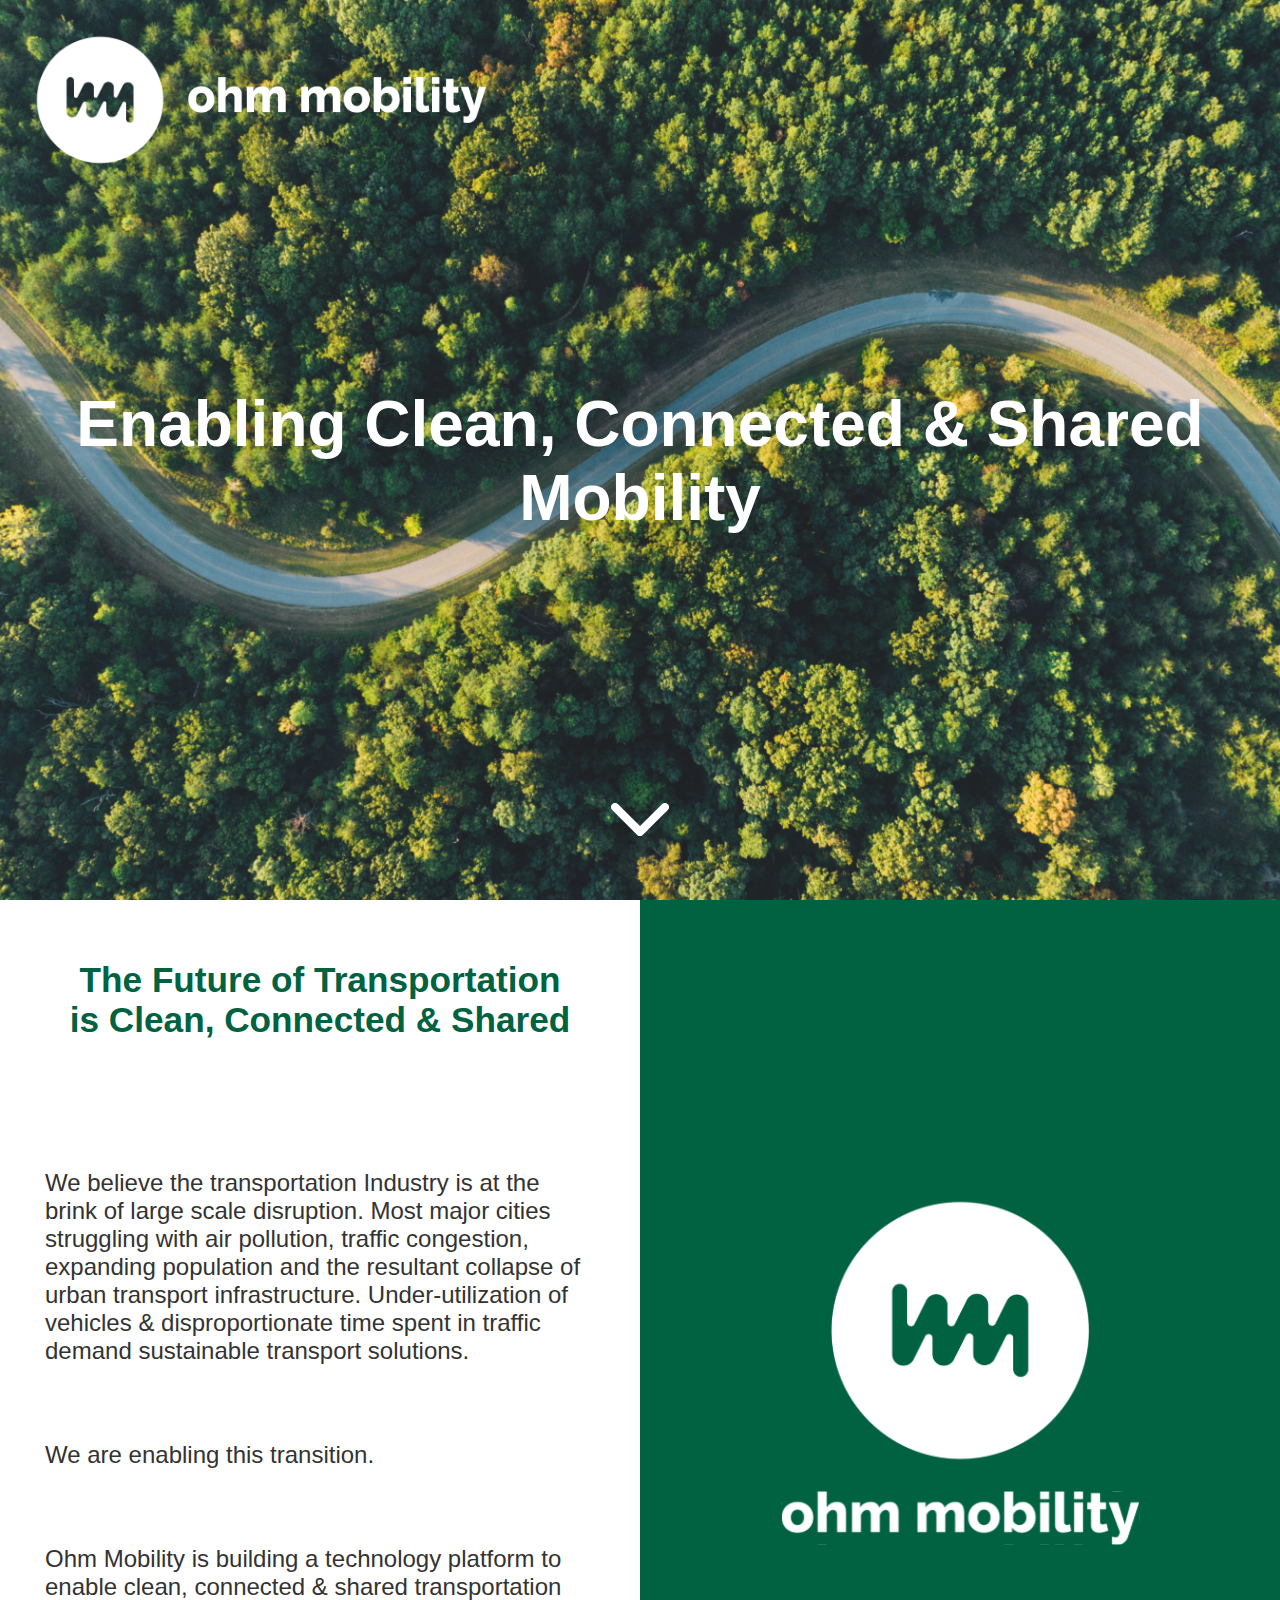
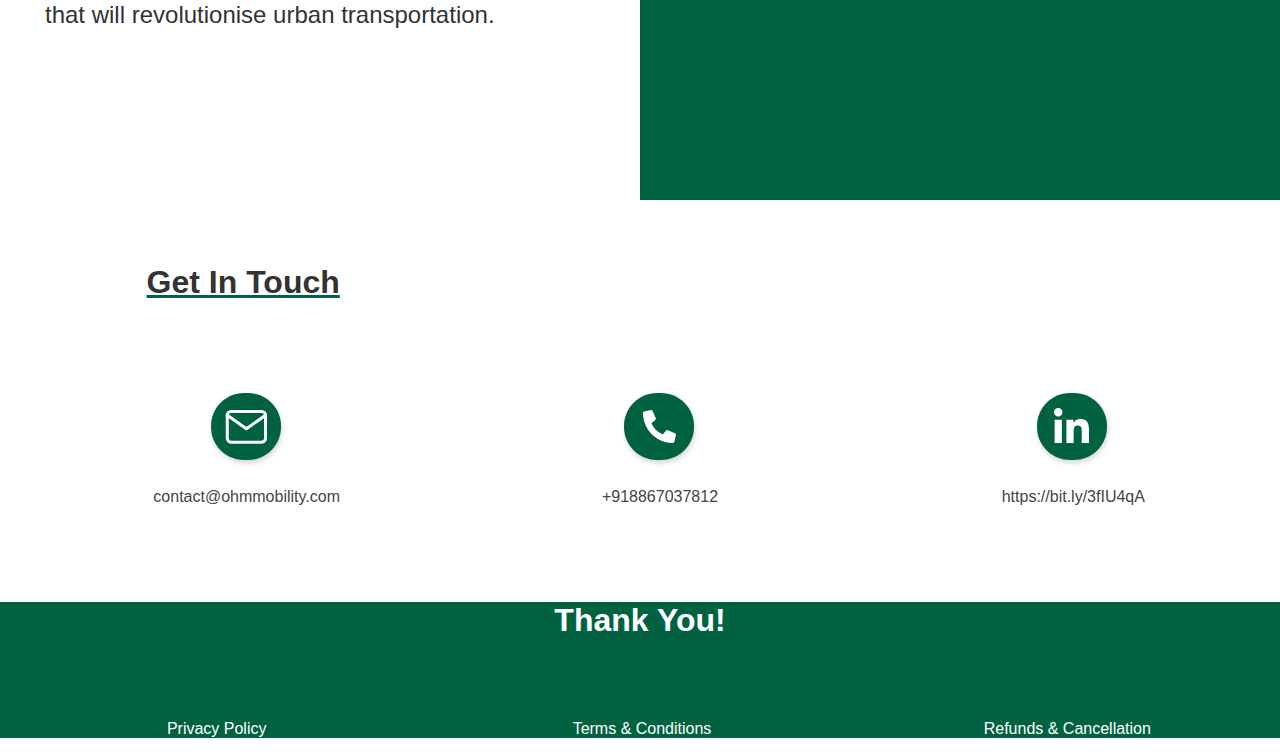
<file: index.html>
<!DOCTYPE html>
<html lang="en">

<head>
  <meta charset="UTF-8">
  <meta name="viewport" content="width=device-width, initial-scale=1.0">
  <meta http-equiv="X-UA-Compatible" content="ie=edge">
  <link rel="stylesheet" href="https://use.fontawesome.com/releases/v5.2.0/css/all.css" integrity="sha384-hWVjflwFxL6sNzntih27bfxkr27PmbbK/iSvJ+a4+0owXq79v+lsFkW54bOGbiDQ"
    crossorigin="anonymous">
  <link rel="stylesheet" href="https://stackpath.bootstrapcdn.com/bootstrap/4.5.0/css/bootstrap.min.css" integrity="sha384-9aIt2nRpC12Uk9gS9baDl411NQApFmC26EwAOH8WgZl5MYYxFfc+NcPb1dKGj7Sk" crossorigin="anonymous">
  <link rel="icon"  href="favicon.ico">
  <link rel="stylesheet" href="css/style.css">
  <style>
    body {
      padding:0;
      margin:0;
    }
    div.background_logo{
      background-color: #006241;
      height: 33vh;
      position: relative;
    }
    div.img{
      position: absolute;
      top: 50%;
      left: 50%;
      -ms-transform: translate(-50%, -50%);
      transform: translate(-50%, -50%);
    }
    div.img img{
      width: 20vh;
    }
    p.head{
      font-size: 1.5rem;
      font-weight: 700;
      text-align: center;
      padding: 25px;
    }
    div.content{
      text-align: left;
      color: #333333;
      padding: 5vh;
      font-size: 1rem;
    }
    .desktop{
      display: none;
    }
    .footer{
      background-color: #006241;
    }
    .ty{
      text-align: center;
      font-size: 2rem;
      font-weight: bold;
      margin-bottom: 6vh;
    }
    .links{
      text-align: center;
    }
    .links_list{
      list-style: none;
      margin-left: -4vh;
    }
    .links_list li{
      margin-top: 3vh;
    }
    .links_list li a{
      color: white ;
    }

    @media screen and (max-width: 390px){
      p.head{
        padding: 15px;
        font-size: 1.4rem;
      }
    }
    @media screen and (min-width: 1000px){
      .links_list{
        display: flex;
      }
      .links_list li{
        flex:1;
      }
    }
    @media screen and (min-width: 1200px){
      div.mobile{
        display: none;
      }
      .desktop{
        display: flex;
      }
      .writeup{
        flex:2;
      }
      div.background_logo{
        flex: 2;
        background-color: #006241;
        height: 100vh;
        position: relative;
      }
      div.img img{
        width: 40vh;
      }
      p.head{
        font-size: 2.2rem;
        font-weight: 700;
        text-align: center;
        padding: 25px;
      }
      div.content{
        text-align: left;
        color: #333333;
        padding: 5vh;
        font-size: 1.5rem;
      }
    }
    @media screen and (width:1366px)
    {
      div.content{
        text-align: left;
        color: #333333;
        padding: 5vh;
        font-size: 1.3rem;
      }
    }
    @media screen and (min-width: 1440px){
      p.head{
        font-size: 2.2rem;
        font-weight: 700;
        text-align: center;
        padding: 5vh;
      }
      div.content{
        text-align: left;
        color: #333333;
        padding: 7vh;
        font-size: 1.5rem;
      }
    }
  </style>
  <title>Ohm Mobility</title>
</head>
<body>

  <div id="showcase">
    <header>
      <img src="img/logo.svg" alt="logo">
    </header>
    <div class="section-main container">
      <h1>Enabling Clean, Connected &
        Shared Mobility</h1>
      <a href="#next" class="angle-down"><img src="img/angle-down.svg" alt="angle-down"></a>
    </div>
  </div>

  <div class="co" id="next">
    <div class="mobile">
      <p class="head" style="color: #006241">The Future of Transportation <br> is Clean, Connected & Shared</p>
      <div class="background_logo container-fluid">
        <div class="img">
          <img src="img/logo_big.svg" alt="logo_big">
        </div>
      </div>
      <div class="content">
        <p> We believe the transportation Industry is at the brink of large scale disruption. Most major
          cities struggling with air pollution, traffic congestion, expanding population and the resultant collapse of urban
          transport infrastructure. Under-utilization of vehicles & disproportionate time spent in traffic demand sustainable transport solutions.</p>
        <p>We are enabling this transition.</p>
        <p>Ohm Mobility is building a technology platform to enable clean, connected & shared transportation that will revolutionise urban transportation.</p>
      </div>
    </div>

    <div class="desktop">
      <div class="writeup">
        <p class="head" style="color: #006241">The Future of Transportation <br> is Clean, Connected & Shared</p>
          <div class="content">
            <p> We believe the transportation Industry is at the brink of large scale disruption. Most major
              cities struggling with air pollution, traffic congestion, expanding population and the resultant collapse of urban
              transport infrastructure. Under-utilization of vehicles & disproportionate time spent in traffic demand sustainable transport solutions.</p>
            <br>
            <p>We are enabling this transition.</p>
            <br>
            <p>Ohm Mobility is building a technology platform to enable clean, connected & shared transportation that will revolutionise urban transportation.</p>
          </div>
      </div>
      <div class="background_logo container-fluid">
        <div class="img">
          <img src="img/logo_big.svg" alt="logo_big">
        </div>
      </div>
    </div>
  </div>


  <section id="video" class="section bg-light">
    <div class="container">
      <h3><u class="underline">Get In Touch</u></h3>
      <ul class="contact">
        <li><a href="mailto:contact@ohmmobility.com"><img class="mail" src="img/mail.svg" alt="mail"><p>contact@ohmmobility.com</p></a></li>
        <li class="call"><a href="tel:+918867037812"><img class="call" src="img/Call.svg" alt="call"><p>+918867037812</p></a></li>
        <li class="linkedin"><a href="https://bit.ly/3fIU4qA"><img class="linkedin" src="img/linkedin.svg" alt="LinkedIn"><p>https://bit.ly/3fIU4qA</p></a></li>
      </ul>
    </div>
  </section>


  <div class="footer container-fluid card-footer">
    <div class="ty">
      <p>Thank You!</p>
    </div>
    <div class="links container-fluid">
      <ul class="links_list">
        <li>
          <a href="privacy.html">Privacy Policy</a>
        </li>
        <li>
          <a href="terms.html">Terms & Conditions</a>
        </li>
        <li>
          <a href="refunds.html">Refunds & Cancellation</a>
        </li>
      </ul>
    </div>
  </div>
  <script src="https://code.jquery.com/jquery-3.3.1.min.js" integrity="sha256-FgpCb/KJQlLNfOu91ta32o/NMZxltwRo8QtmkMRdAu8="
    crossorigin="anonymous"></script>
  <script src="js/main.js"></script>
</body>
</html>
</file>
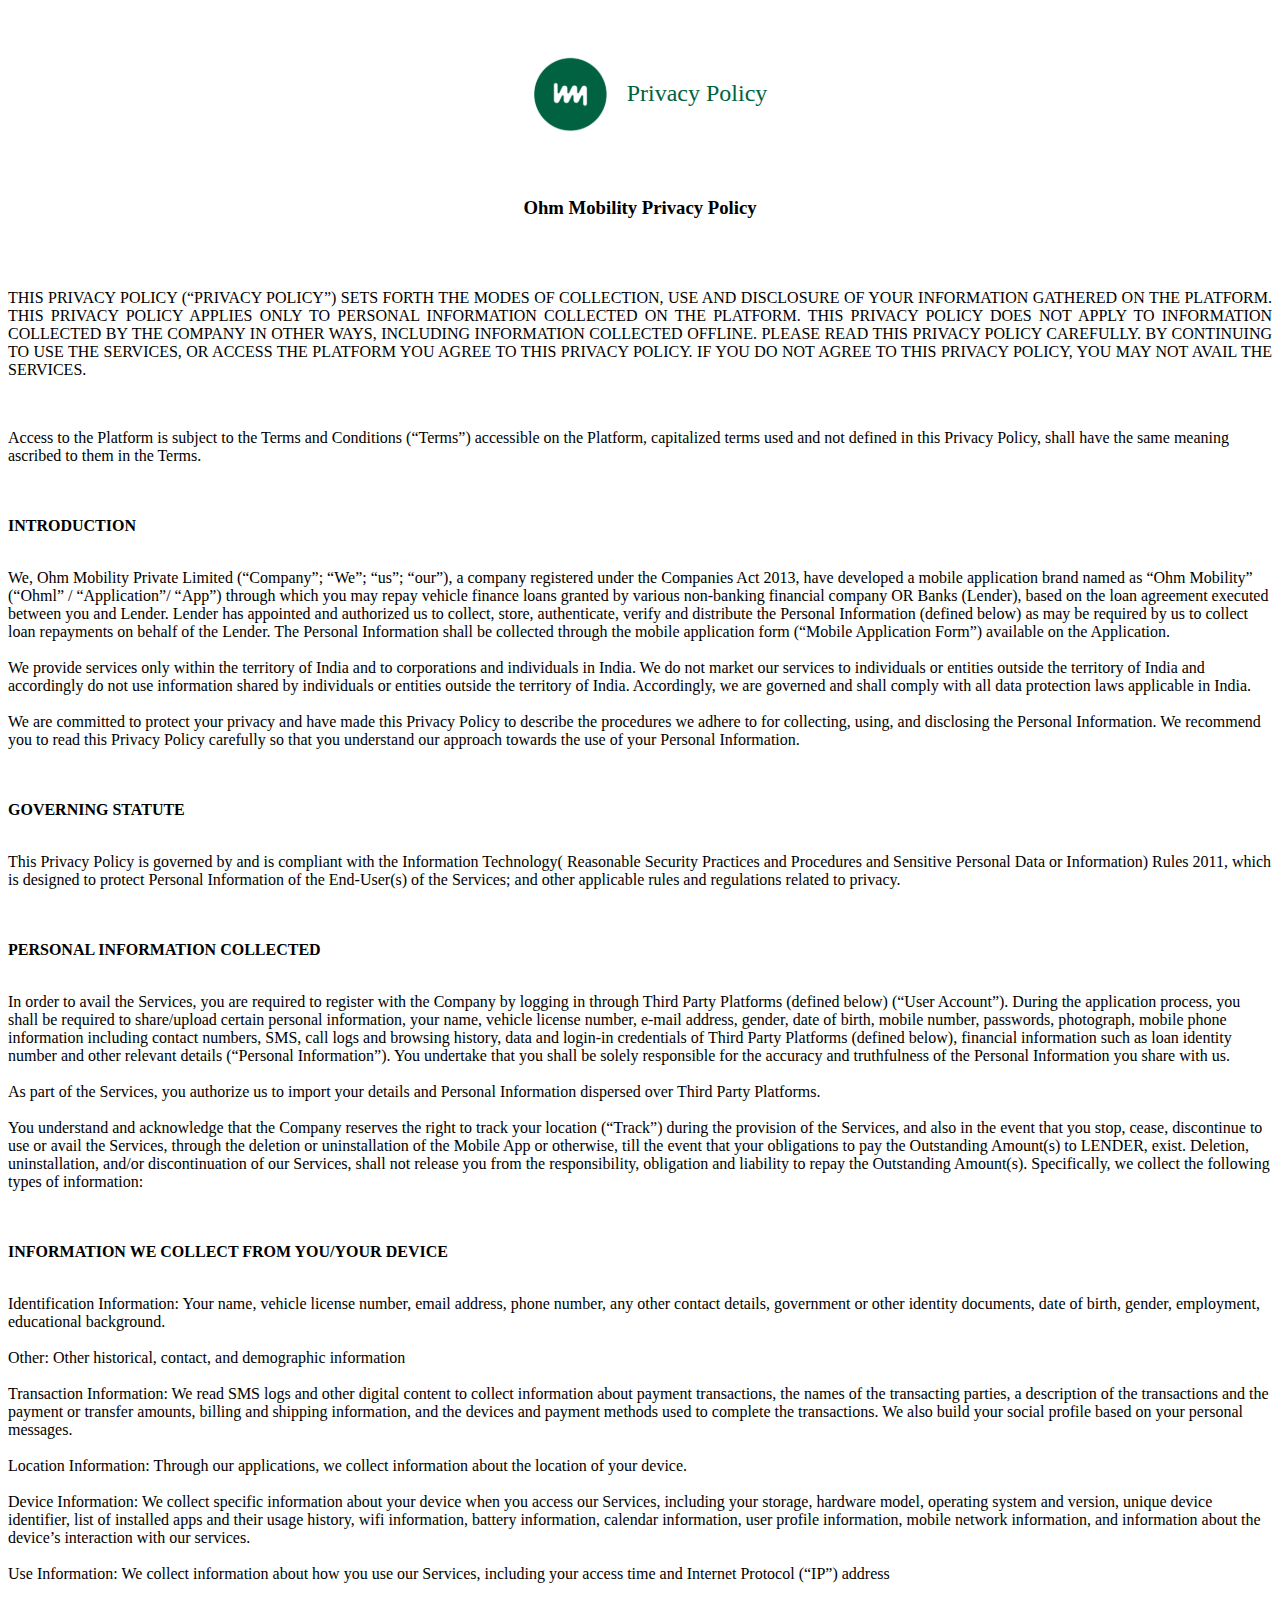
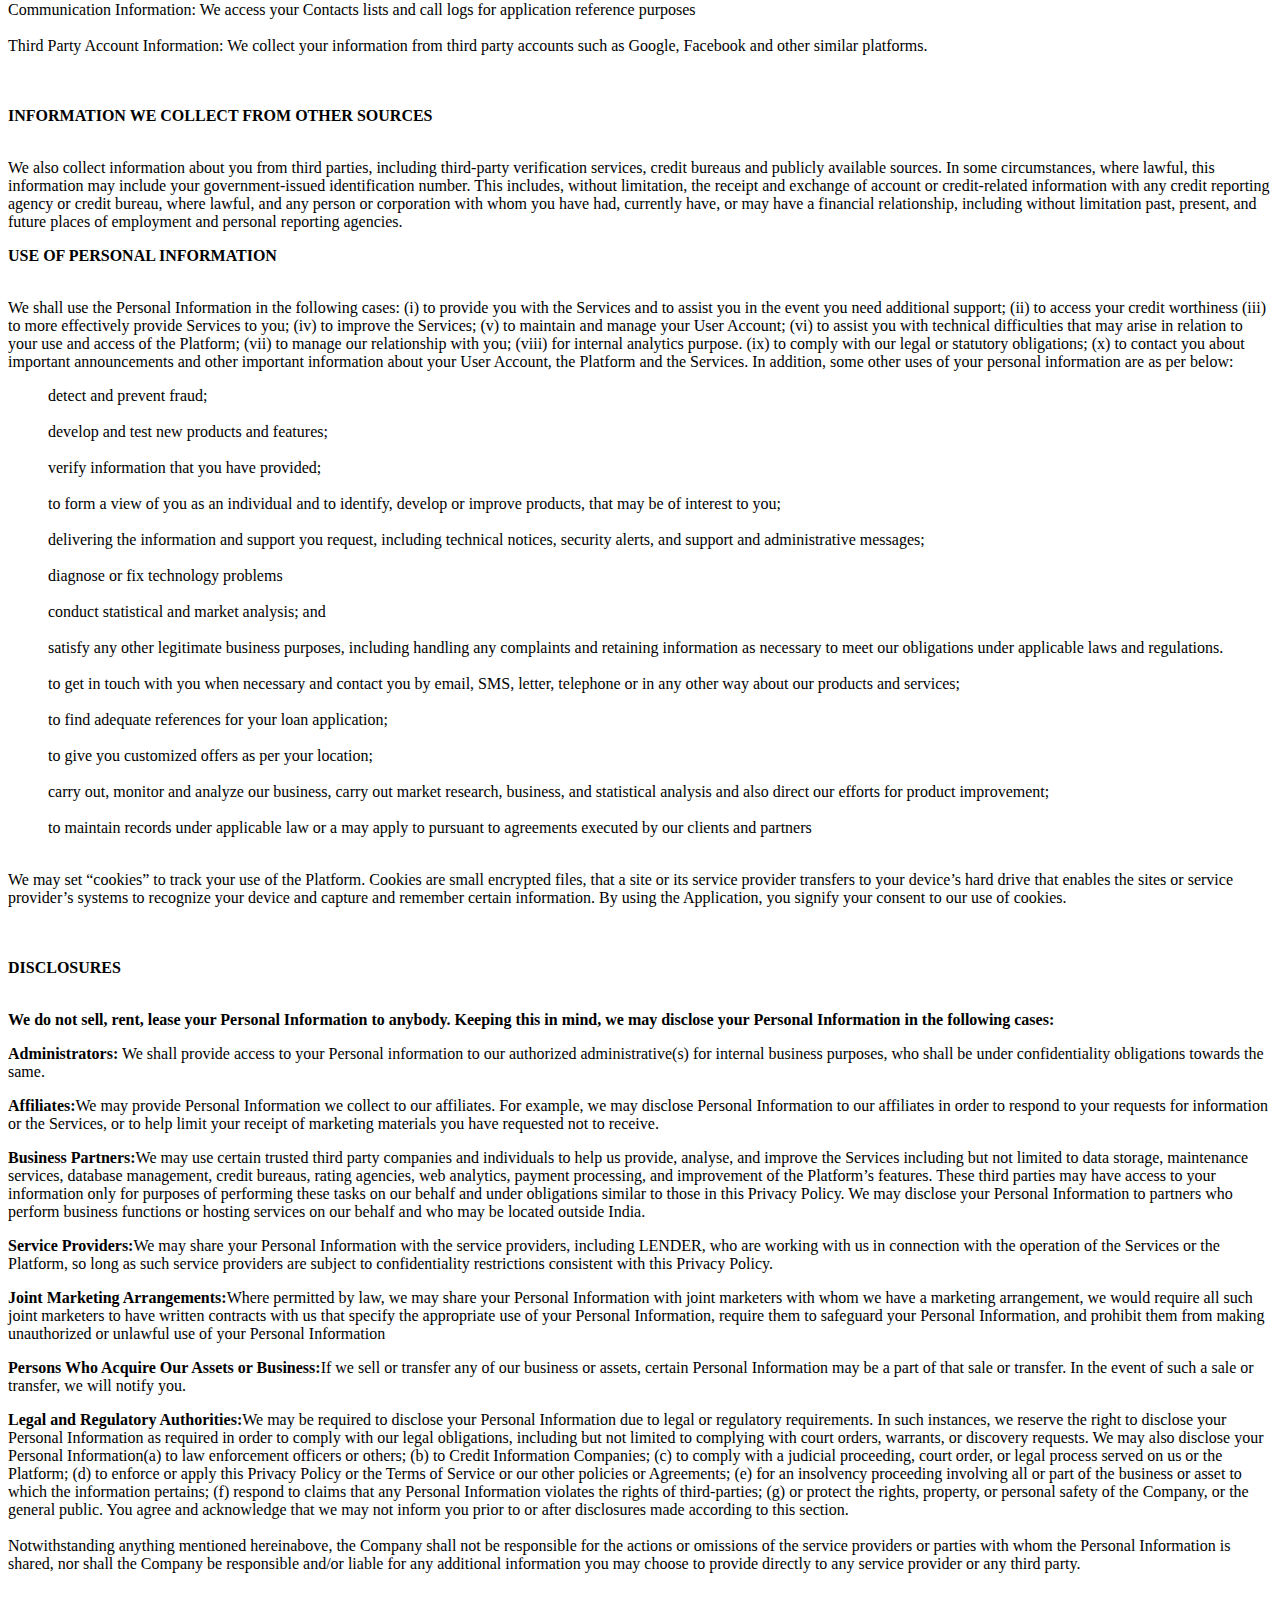
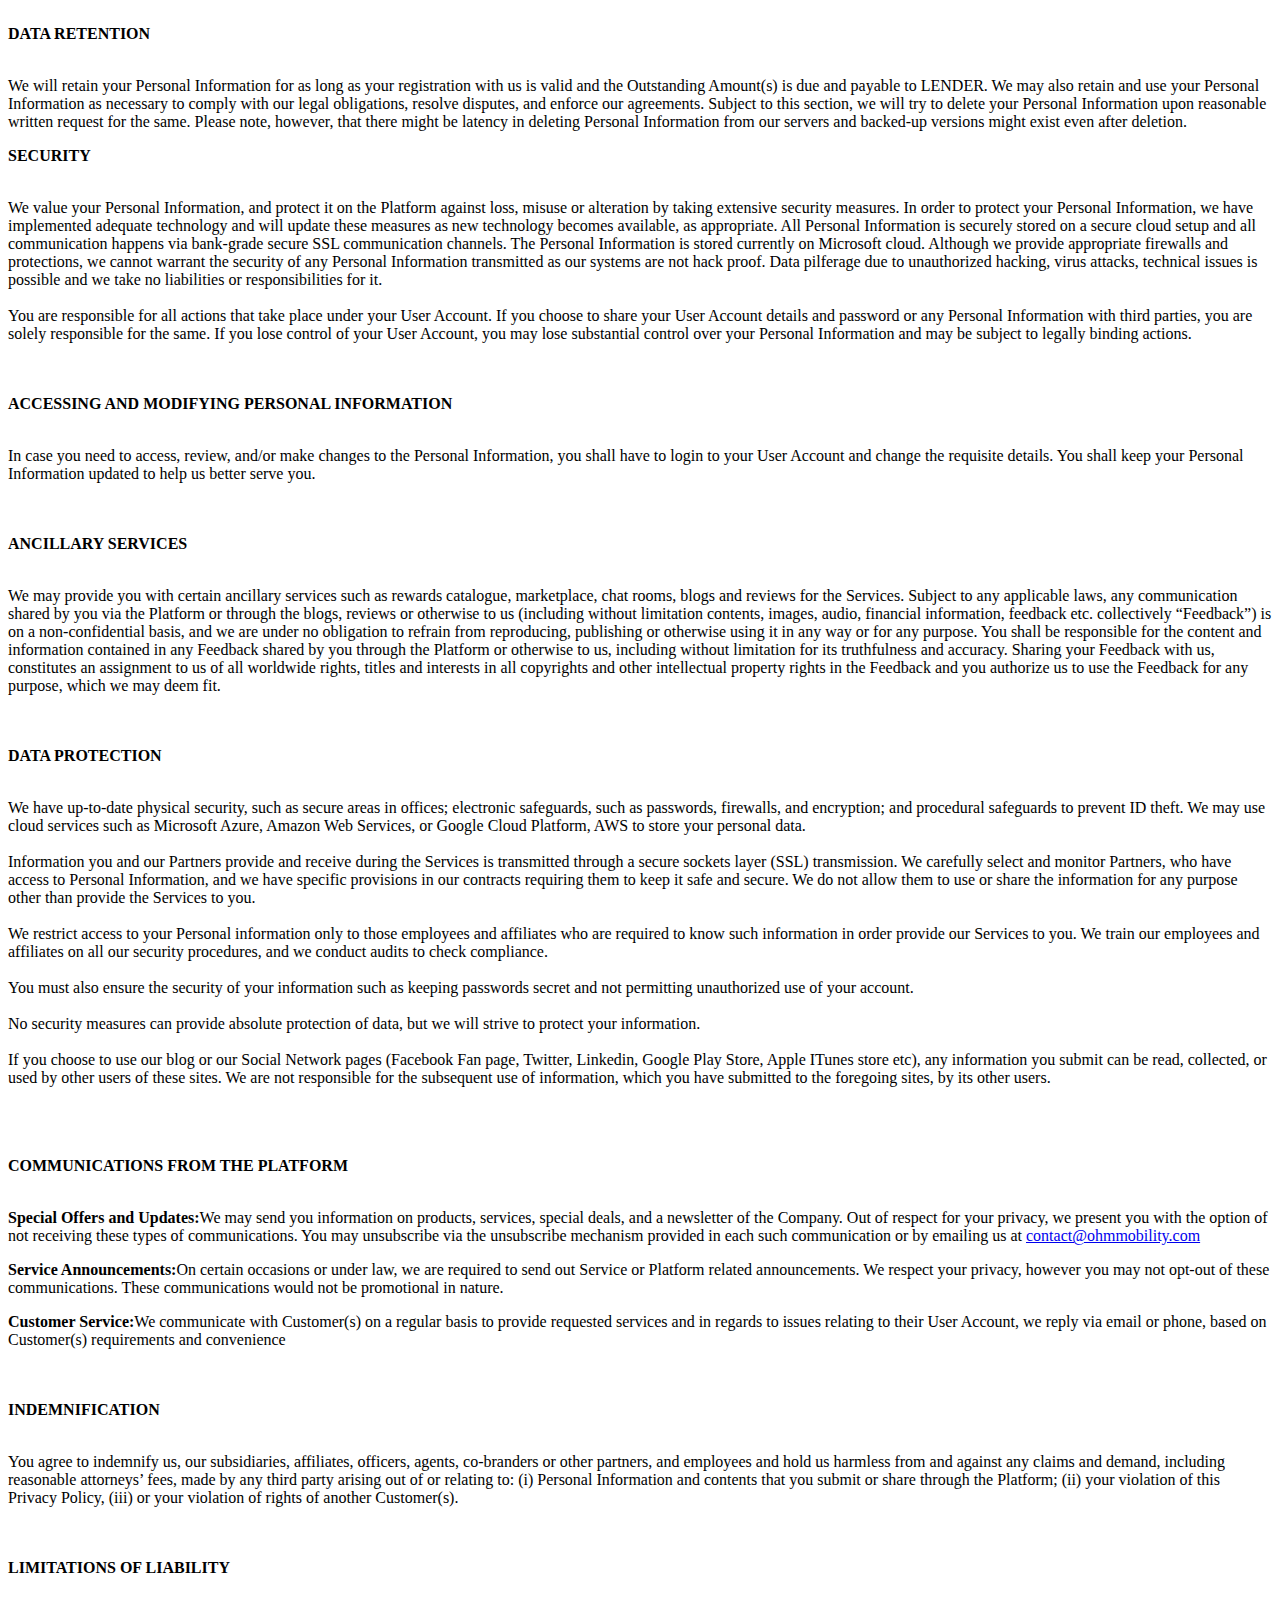
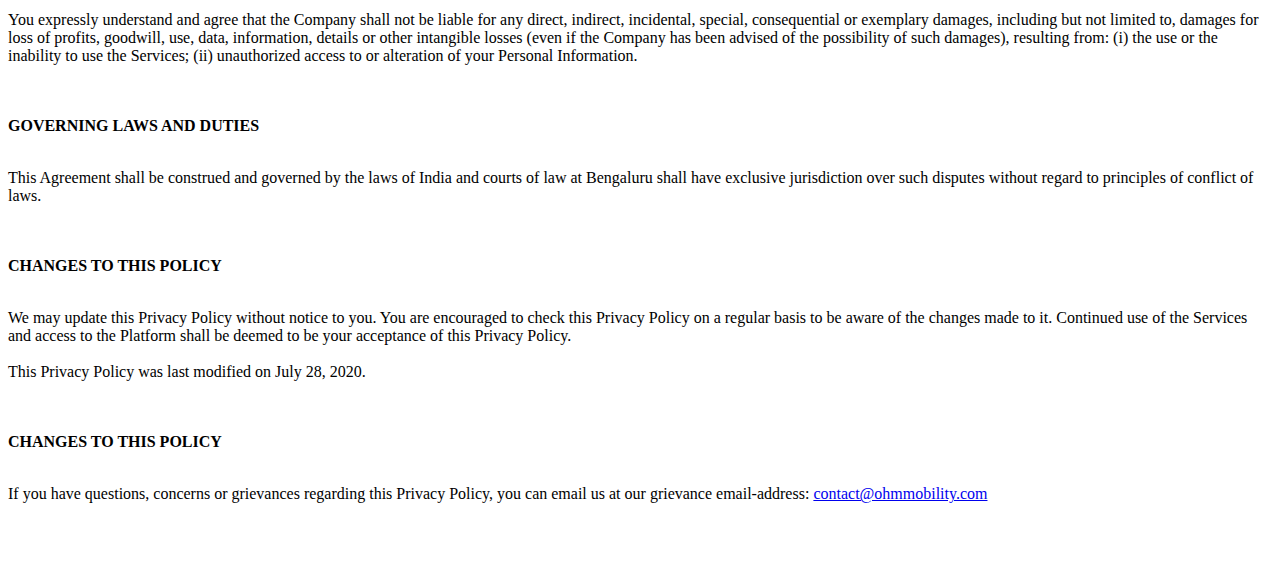
<file: privacy.html>
<!DOCTYPE html>
<html lang="en">
<head>
    <meta charset="UTF-8">
    <meta name="viewport" content="width=device-width, initial-scale=1.0">
    <meta http-equiv="X-UA-Compatible" content="ie=edge">
    <link rel="stylesheet" href="https://use.fontawesome.com/releases/v5.2.0/css/all.css"
          integrity="sha384-hWVjflwFxL6sNzntih27bfxkr27PmbbK/iSvJ+a4+0owXq79v+lsFkW54bOGbiDQ" crossorigin="anonymous">
    <link rel="stylesheet" href="https://stackpath.bootstrapcdn.com/bootstrap/4.5.0/css/bootstrap.min.css"
          integrity="sha384-9aIt2nRpC12Uk9gS9baDl411NQApFmC26EwAOH8WgZl5MYYxFfc+NcPb1dKGj7Sk" crossorigin="anonymous">
    <link rel="icon"  href="favicon.ico">
    <title>Ohm Mobility- Privacy Policy</title>
    <style>
        .title{
            padding: 5vh;
            width: fit-content;
            display: flex;
            margin-right: auto;
            margin-left: auto;
        }

        p.heading {
            margin-top: 3vh;
            font-size: 1.5rem;
            color: #006241;
        }
        .sub-heading{
            font-weight: bold;
        }
        ul{
            list-style: none;
        }
    </style>
</head>
<body>
<div class='head container-fluid'>
    <div class="title">
        <img src="img/crop_ohm_logo.svg" alt="crop_ohm_logo">
        <p class="heading">
            Privacy Policy
        </p>
    </div>
</div>
<div class="content container">
    <div>
        <h3 style="text-align: center;"> Ohm Mobility Privacy Policy </h3><br><br>
        <p style="text-align: justify">THIS PRIVACY POLICY (“PRIVACY POLICY”) SETS FORTH THE MODES OF COLLECTION, USE AND DISCLOSURE OF YOUR
            INFORMATION GATHERED ON THE PLATFORM. THIS PRIVACY POLICY APPLIES ONLY TO PERSONAL INFORMATION COLLECTED
            ON THE PLATFORM. THIS PRIVACY POLICY DOES NOT APPLY TO INFORMATION COLLECTED BY THE COMPANY IN OTHER WAYS,
            INCLUDING INFORMATION COLLECTED OFFLINE. PLEASE READ THIS PRIVACY POLICY CAREFULLY. BY CONTINUING TO USE THE
            SERVICES, OR ACCESS THE PLATFORM YOU AGREE TO THIS PRIVACY POLICY. IF YOU DO NOT AGREE TO THIS PRIVACY POLICY,
            YOU MAY NOT AVAIL THE SERVICES. </p>
        <br>
        <p>
            Access to the Platform is subject to the Terms and Conditions (“Terms”) accessible on the Platform, capitalized
            terms used and not defined in this Privacy Policy, shall have the same meaning ascribed to them in the Terms.
        </p>
        <br>
        <br>
        <div>
            <span class="sub-heading">INTRODUCTION</span><br><br>
            <p>We, Ohm Mobility Private Limited (“Company”; “We”; “us”; “our”), a company registered under the Companies
                Act 2013, have developed a mobile application brand named as “Ohm Mobility” (“Ohml” / “Application”/ “App”)
                through which you may repay vehicle finance loans granted by various non-banking financial company OR
                Banks (Lender), based on the loan agreement executed between you and Lender. Lender has appointed and
                authorized us to collect, store, authenticate, verify and distribute the Personal Information
                (defined below) as may be required by us to collect loan repayments on behalf of the Lender.
                The Personal Information shall be collected through the mobile application form
                (“Mobile Application Form”) available on the Application.<br><br>
                We provide services only within the territory of India and to corporations and individuals in India.
                We do not market our services to individuals or entities outside the territory of India and accordingly
                do not use information shared by individuals or entities outside the territory of India. Accordingly,
                we are governed and shall comply with all data protection laws applicable in India.<br><br>
                We are committed to protect your privacy and have made this Privacy Policy to describe the procedures we
                adhere to for collecting, using, and disclosing the Personal Information. We recommend you to read this
                Privacy Policy carefully so that you understand our approach towards the use of your Personal Information.
            </p>
        </div>
        <br><br>
        <div>
            <span class="sub-heading">GOVERNING STATUTE</span><br><br>
            <p>This Privacy Policy is governed by and is compliant with the Information Technology( Reasonable Security
                Practices and Procedures and Sensitive Personal Data or Information) Rules 2011, which is designed to
                protect Personal Information of the End-User(s) of the Services; and other applicable rules and regulations
                related to privacy.</p>
        </div>
        <br><br>
        <div>
            <span class="sub-heading">PERSONAL INFORMATION COLLECTED</span><br><br>
            <p>In order to avail the Services, you are required to register with the Company by logging in through
                Third Party Platforms (defined below) (“User Account”). During the application process, you shall be
                required to share/upload certain personal information, your name, vehicle license number, e-mail address,
                gender, date of birth, mobile number, passwords, photograph, mobile phone information including contact
                numbers, SMS, call logs and browsing history, data and login-in credentials of Third Party Platforms
                (defined below), financial information such as loan identity number and other relevant details
                (“Personal Information”). You undertake that you shall be solely responsible for the accuracy and truthfulness
                of the Personal Information you share with us.<br><br>
                As part of the Services, you authorize us to import your details and Personal Information dispersed over
                Third Party Platforms.<br><br>
                You understand and acknowledge that the Company reserves the right to track your location (“Track”)
                during the provision of the Services, and also in the event that you stop, cease, discontinue to use or
                avail the Services, through the deletion or uninstallation of the Mobile App or otherwise, till the event
                that your obligations to pay the Outstanding Amount(s) to LENDER, exist. Deletion, uninstallation, and/or
                discontinuation of our Services, shall not release you from the responsibility, obligation and liability
                to repay the Outstanding Amount(s). Specifically, we collect the following types of information:
            </p><br><br>
            <span class="sub-heading">INFORMATION WE COLLECT FROM YOU/YOUR DEVICE</span><br><br>
            <p>Identification Information: Your name, vehicle license number, email address, phone number, any other
                contact details, government or other identity documents, date of birth, gender, employment, educational
                background.<br><br>
                Other: Other historical, contact, and demographic information <br><br>
                Transaction Information: We read SMS logs and other digital content to collect information about payment transactions, the names of the transacting parties, a description of the transactions and the payment or transfer amounts, billing and shipping information, and the devices and payment methods used to complete the transactions. We also build your social profile based on your personal messages.<br><br>
                Location Information: Through our applications, we collect information about the location of your device.<br><br>
                Device Information: We collect specific information about your device when you access our Services, including your storage, hardware model, operating system and version, unique device identifier, list of installed apps and their usage history, wifi information, battery information, calendar information, user profile information, mobile network information, and information about the device’s interaction with our services.<br><br>
                Use Information: We collect information about how you use our Services, including your access time and Internet Protocol (“IP”) address<br><br>
                Communication Information: We access your Contacts lists and call logs for application reference purposes<br><br>
                Third Party Account Information: We collect your information from third party accounts such as Google, Facebook and other similar platforms.
            </p><br><br>
            <span class="sub-heading">INFORMATION WE COLLECT FROM OTHER SOURCES</span><br><br>
            <p>
                We also collect information about you from third parties, including third-party verification services, credit bureaus and publicly available sources. In some circumstances, where lawful, this information may include your government-issued identification number. This includes, without limitation, the receipt and exchange of account or credit-related information with any credit reporting agency or credit bureau, where lawful, and any person or corporation with whom you have had, currently have, or may have a financial relationship, including without limitation past, present, and future places of employment and personal reporting agencies.
            </p>
            <span class="sub-heading">USE OF PERSONAL INFORMATION</span><br><br>
            <p>
                We shall use the Personal Information in the following cases: (i) to provide you with the Services and to assist you in the event you need additional support; (ii) to access your credit worthiness (iii) to more effectively provide Services to you; (iv) to improve the Services; (v) to maintain and manage your User Account; (vi) to assist you with technical difficulties that may arise in relation to your use and access of the Platform; (vii) to manage our relationship with you; (viii) for internal analytics purpose. (ix) to comply with our legal or statutory obligations; (x) to contact you about important announcements and other important information about your User Account, the Platform and the Services. In addition, some other uses of your personal information are as per below:
            <ul>
                <li>detect and prevent fraud;</li><br>
                <li>develop and test new products and features;</li><br>
                <li>verify information that you have provided;</li><br>
                <li>to form a view of you as an individual and to identify, develop or improve products, that may be of interest to you;</li><br>
                <li>delivering the information and support you request, including technical notices, security alerts, and support and administrative messages;</li><br>
                <li>diagnose or fix technology problems</li><br>
                <li>conduct statistical and market analysis; and</li><br>
                <li>satisfy any other legitimate business purposes, including handling any complaints and retaining information as necessary to meet our obligations under applicable laws and regulations.</li><br>
                <li>to get in touch with you when necessary and contact you by email, SMS, letter, telephone or in any other way about our products and services;</li><br>
                <li>to find adequate references for your loan application;</li><br>
                <li>to give you customized offers as per your location;</li><br>
                <li>carry out, monitor and analyze our business, carry out market research, business, and statistical analysis and also direct our efforts for product improvement;</li><br>
                <li>to maintain records under applicable law or a may apply to pursuant to agreements executed by our clients and partners</li><br>
            </ul>
            <p>We may set “cookies” to track your use of the Platform. Cookies are small encrypted files, that a site or its service provider transfers to your device’s hard drive that enables the sites or service provider’s systems to recognize your device and capture and remember certain information. By using the Application, you signify your consent to our use of cookies.</p>
        </div>
    </div>
    <br><br>
    <div>
        <span class="sub-heading"> DISCLOSURES</span><br><br>
        <p style="font-weight: bold">
            We do not sell, rent, lease your Personal Information to anybody. Keeping this in mind, we may disclose your Personal Information in the following cases:
        </p>
        <p>
            <span style="font-weight:bold">Administrators:</span> We shall provide access to your Personal information to our authorized administrative(s) for internal business purposes, who shall be under confidentiality obligations towards the same.
        </p>
        <p>
            <span style="font-weight:bold">Affiliates:</span>We may provide Personal Information we collect to our affiliates. For example, we may disclose Personal Information to our affiliates in order to respond to your requests for information or the Services, or to help limit your receipt of marketing materials you have requested not to receive.
        </p>
        <p>
            <span style="font-weight:bold">Business Partners:</span>We may use certain trusted third party companies and individuals to help us provide, analyse, and improve the Services including but not limited to data storage, maintenance services, database management, credit bureaus, rating agencies, web analytics, payment processing, and improvement of the Platform’s features. These third parties may have access to your information only for purposes of performing these tasks on our behalf and under obligations similar to those in this Privacy Policy. We may disclose your Personal Information to partners who perform business functions or hosting services on our behalf and who may be located outside India.
        </p>
        <p>
            <span style="font-weight:bold">Service Providers:</span>We may share your Personal Information with the service providers, including LENDER, who are working with us in connection with the operation of the Services or the Platform, so long as such service providers are subject to confidentiality restrictions consistent with this Privacy Policy.
        </p>
        <p>
            <span style="font-weight:bold">Joint Marketing Arrangements:</span>Where permitted by law, we may share your Personal Information with joint marketers with whom we have a marketing arrangement, we would require all such joint marketers to have written contracts with us that specify the appropriate use of your Personal Information, require them to safeguard your Personal Information, and prohibit them from making unauthorized or unlawful use of your Personal Information
        </p>
        <p>
            <span style="font-weight:bold">Persons Who Acquire Our Assets or Business:</span>If we sell or transfer any of our business or assets, certain Personal Information may be a part of that sale or transfer. In the event of such a sale or transfer, we will notify you.
        </p>
        <p>
            <span style="font-weight:bold">Legal and Regulatory Authorities:</span>We may be required to disclose your Personal Information due to legal or regulatory requirements. In such instances, we reserve the right to disclose your Personal Information as required in order to comply with our legal obligations, including but not limited to complying with court orders, warrants, or discovery requests. We may also disclose your Personal Information(a) to law enforcement officers or others; (b) to Credit Information Companies; (c) to comply with a judicial proceeding, court order, or legal process served on us or the Platform; (d) to enforce or apply this Privacy Policy or the Terms of Service or our other policies or Agreements; (e) for an insolvency proceeding involving all or part of the business or asset to which the information pertains; (f) respond to claims that any Personal Information violates the rights of third-parties; (g) or protect the rights, property, or personal safety of the Company, or the general public. You agree and acknowledge that we may not inform you prior to or after disclosures made according to this section.<br><br>
            Notwithstanding anything mentioned hereinabove, the Company shall not be responsible for the actions or omissions of the service providers or parties with whom the Personal Information is shared, nor shall the Company be responsible and/or liable for any additional information you may choose to provide directly to any service provider or any third party.
        </p>
    </div>
    <br><br>
    <div>
        <span class="sub-heading"> DATA RETENTION</span><br><br>
        <p>
            We will retain your Personal Information for as long as your registration with us is valid and the Outstanding Amount(s) is due and payable to LENDER. We may also retain and use your Personal Information as necessary to comply with our legal obligations, resolve disputes, and enforce our agreements. Subject to this section, we will try to delete your Personal Information upon reasonable written request for the same. Please note, however, that there might be latency in deleting Personal Information from our servers and backed-up versions might exist even after deletion.
        </p>
    </div>
    <div>
        <span class="sub-heading"> SECURITY</span><br><br>
        <p>
            We value your Personal Information, and protect it on the Platform against loss, misuse or alteration by taking extensive security measures. In order to protect your Personal Information, we have implemented adequate technology and will update these measures as new technology becomes available, as appropriate. All Personal Information is securely stored on a secure cloud setup and all communication happens via bank-grade secure SSL communication channels. The Personal Information is stored currently on Microsoft cloud. Although we provide appropriate firewalls and protections, we cannot warrant the security of any Personal Information transmitted as our systems are not hack proof. Data pilferage due to unauthorized hacking, virus attacks, technical issues is possible and we take no liabilities or responsibilities for it.<br><br>
            You are responsible for all actions that take place under your User Account. If you choose to share your User Account details and password or any Personal Information with third parties, you are solely responsible for the same. If you lose control of your User Account, you may lose substantial control over your Personal Information and may be subject to legally binding actions.
        </p>
    </div>
    <br><br>
    <div>
        <span class="sub-heading"> ACCESSING AND MODIFYING PERSONAL INFORMATION</span><br><br>
        <p>
            In case you need to access, review, and/or make changes to the Personal Information, you shall have to login to your User Account and change the requisite details. You shall keep your Personal Information updated to help us better serve you.
        </p>
    </div>
    <br><br>
    <div>
        <span class="sub-heading"> ANCILLARY SERVICES</span><br><br>
        <p>
            We may provide you with certain ancillary services such as rewards catalogue, marketplace, chat rooms, blogs and reviews for the Services. Subject to any applicable laws, any communication shared by you via the Platform or through the blogs, reviews or otherwise to us (including without limitation contents, images, audio, financial information, feedback etc. collectively “Feedback”) is on a non-confidential basis, and we are under no obligation to refrain from reproducing, publishing or otherwise using it in any way or for any purpose. You shall be responsible for the content and information contained in any Feedback shared by you through the Platform or otherwise to us, including without limitation for its truthfulness and accuracy. Sharing your Feedback with us, constitutes an assignment to us of all worldwide rights, titles and interests in all copyrights and other intellectual property rights in the Feedback and you authorize us to use the Feedback for any purpose, which we may deem fit.
        </p>
    </div>
    <br><br>
    <div>
        <span class="sub-heading">DATA PROTECTION</span><br><br>
        <p>
            We have up-to-date physical security, such as secure areas in offices; electronic safeguards, such as passwords, firewalls, and encryption; and procedural safeguards to prevent ID theft. We may use cloud services such as Microsoft Azure, Amazon Web Services, or Google Cloud Platform, AWS to store your personal data.<br><br>
            Information you and our Partners provide and receive during the Services is transmitted through a secure sockets layer (SSL) transmission. We carefully select and monitor Partners, who have access to Personal Information, and we have specific provisions in our contracts requiring them to keep it safe and secure. We do not allow them to use or share the information for any purpose other than provide the Services to you.<br><br>
            We restrict access to your Personal information only to those employees and affiliates who are required to know such information in order provide our Services to you. We train our employees and affiliates on all our security procedures, and we conduct audits to check compliance.<br><br>
            You must also ensure the security of your information such as keeping passwords secret and not permitting unauthorized use of your account.<br><br>
            No security measures can provide absolute protection of data, but we will strive to protect your information.<br><br>
            If you choose to use our blog or our Social Network pages (Facebook Fan page, Twitter, Linkedin, Google Play Store, Apple ITunes store etc), any information you submit can be read, collected, or used by other users of these sites. We are not responsible for the subsequent use of information, which you have submitted to the foregoing sites, by its other users.<br><br>
        </p>
    </div>
    <br><br>
    <div>
        <span class="sub-heading">COMMUNICATIONS FROM THE PLATFORM</span><br><br>
        <p>
            <span class="sub-heading">Special Offers and Updates:</span>We may send you information on products, services, special deals, and a newsletter of the Company. Out of respect for your privacy, we present you with the option of not receiving these types of communications. You may unsubscribe via the unsubscribe mechanism provided in each such communication or by emailing us at <a href="mailto:contact@ohmmobility.com">contact@ohmmobility.com</a>
        </p>
        <p>
            <span class="sub-heading">Service Announcements:</span>On certain occasions or under law, we are required to send out Service or Platform related announcements. We respect your privacy, however you may not opt-out of these communications. These communications would not be promotional in nature.
        </p>
        <p>
            <span class="sub-heading">Customer Service:</span>We communicate with Customer(s) on a regular basis to provide requested services and in regards to issues relating to their User Account, we reply via email or phone, based on Customer(s) requirements and convenience
        </p>
    </div>
    <br><br>
    <div>
        <span class="sub-heading">INDEMNIFICATION</span><br><br>
        <p>
            You agree to indemnify us, our subsidiaries, affiliates, officers, agents, co-branders or other partners, and employees and hold us harmless from and against any claims and demand, including reasonable attorneys’ fees, made by any third party arising out of or relating to: (i) Personal Information and contents that you submit or share through the Platform; (ii) your violation of this Privacy Policy, (iii) or your violation of rights of another Customer(s).
        </p>
    </div>
    <br><br>
    <div>
        <span class="sub-heading">LIMITATIONS OF LIABILITY</span><br><br>
        <p>
            You expressly understand and agree that the Company shall not be liable for any direct, indirect, incidental, special, consequential or exemplary damages, including but not limited to, damages for loss of profits, goodwill, use, data, information, details or other intangible losses (even if the Company has been advised of the possibility of such damages), resulting from: (i) the use or the inability to use the Services; (ii) unauthorized access to or alteration of your Personal Information.
        </p>
    </div>
    <br><br>
    <div>
        <span class="sub-heading">GOVERNING LAWS AND DUTIES</span><br><br>
        <p>
            This Agreement shall be construed and governed by the laws of India and courts of law at Bengaluru shall have exclusive jurisdiction over such disputes without regard to principles of conflict of laws.
        </p>
    </div>
    <br><br>
    <div>
        <span class="sub-heading">CHANGES TO THIS POLICY</span><br><br>
        <p>
            We may update this Privacy Policy without notice to you. You are encouraged to check this Privacy Policy on a regular basis to be aware of the changes made to it. Continued use of the Services and access to the Platform shall be deemed to be your acceptance of this Privacy Policy.<br><br>
            This Privacy Policy was last modified on July 28, 2020.
        </p>
    </div>
    <br><br>
    <div>
        <span class="sub-heading">CHANGES TO THIS POLICY</span><br><br>
        <p>
            If you have questions, concerns or grievances regarding this Privacy Policy, you can email us at our grievance email-address: <a href="mailto:contact@ohmmobility.com">contact@ohmmobility.com</a>
        </p>
    </div>
    <br><br>
</div>
</body>
</html>
</file>
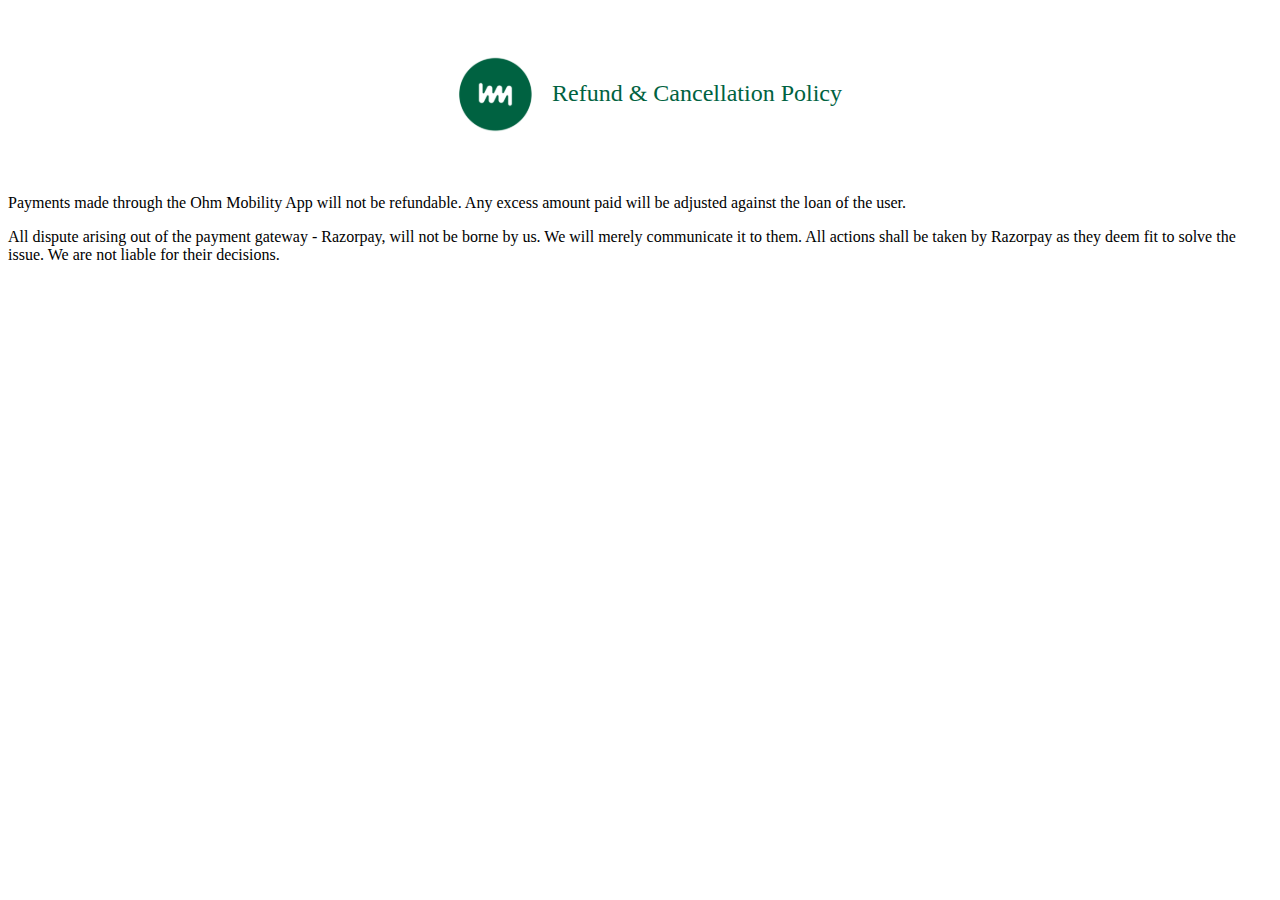
<file: refunds.html>
<!DOCTYPE html>
<html lang="en">
<head>
    <meta charset="UTF-8">
    <meta name="viewport" content="width=device-width, initial-scale=1.0">
    <meta http-equiv="X-UA-Compatible" content="ie=edge">
    <link rel="stylesheet" href="https://use.fontawesome.com/releases/v5.2.0/css/all.css"
          integrity="sha384-hWVjflwFxL6sNzntih27bfxkr27PmbbK/iSvJ+a4+0owXq79v+lsFkW54bOGbiDQ" crossorigin="anonymous">
    <link rel="stylesheet" href="https://stackpath.bootstrapcdn.com/bootstrap/4.5.0/css/bootstrap.min.css"
          integrity="sha384-9aIt2nRpC12Uk9gS9baDl411NQApFmC26EwAOH8WgZl5MYYxFfc+NcPb1dKGj7Sk" crossorigin="anonymous">
    <link rel="icon"  href="favicon.ico">
    <title>Ohm Mobility- Refund & Cancellation Policy</title>
    <style>
        .title{
            padding: 5vh;
            width: fit-content;
            display: flex;
            margin-right: auto;
            margin-left: auto;
        }

        p.heading {
            margin-top: 3vh;
            font-size: 1.5rem;
            color: #006241;
        }
    </style>
</head>
<body>
<div class='head container-fluid'>
    <div class="title">
        <img src="img/crop_ohm_logo.svg" alt="crop_ohm_logo">
        <p class="heading">
            Refund & Cancellation Policy
        </p>
    </div>
</div>
<div class="container">
    <p>Payments made through the Ohm Mobility App will not be refundable. Any excess amount paid will be adjusted against the loan of the user.</p>
    <p>All dispute arising out of the payment gateway - Razorpay, will not be borne by us. We will merely communicate it to them. All actions shall be taken by Razorpay as they deem fit to solve the issue. We are not liable for their decisions.</p>
</div>
</body>
</html>
</file>
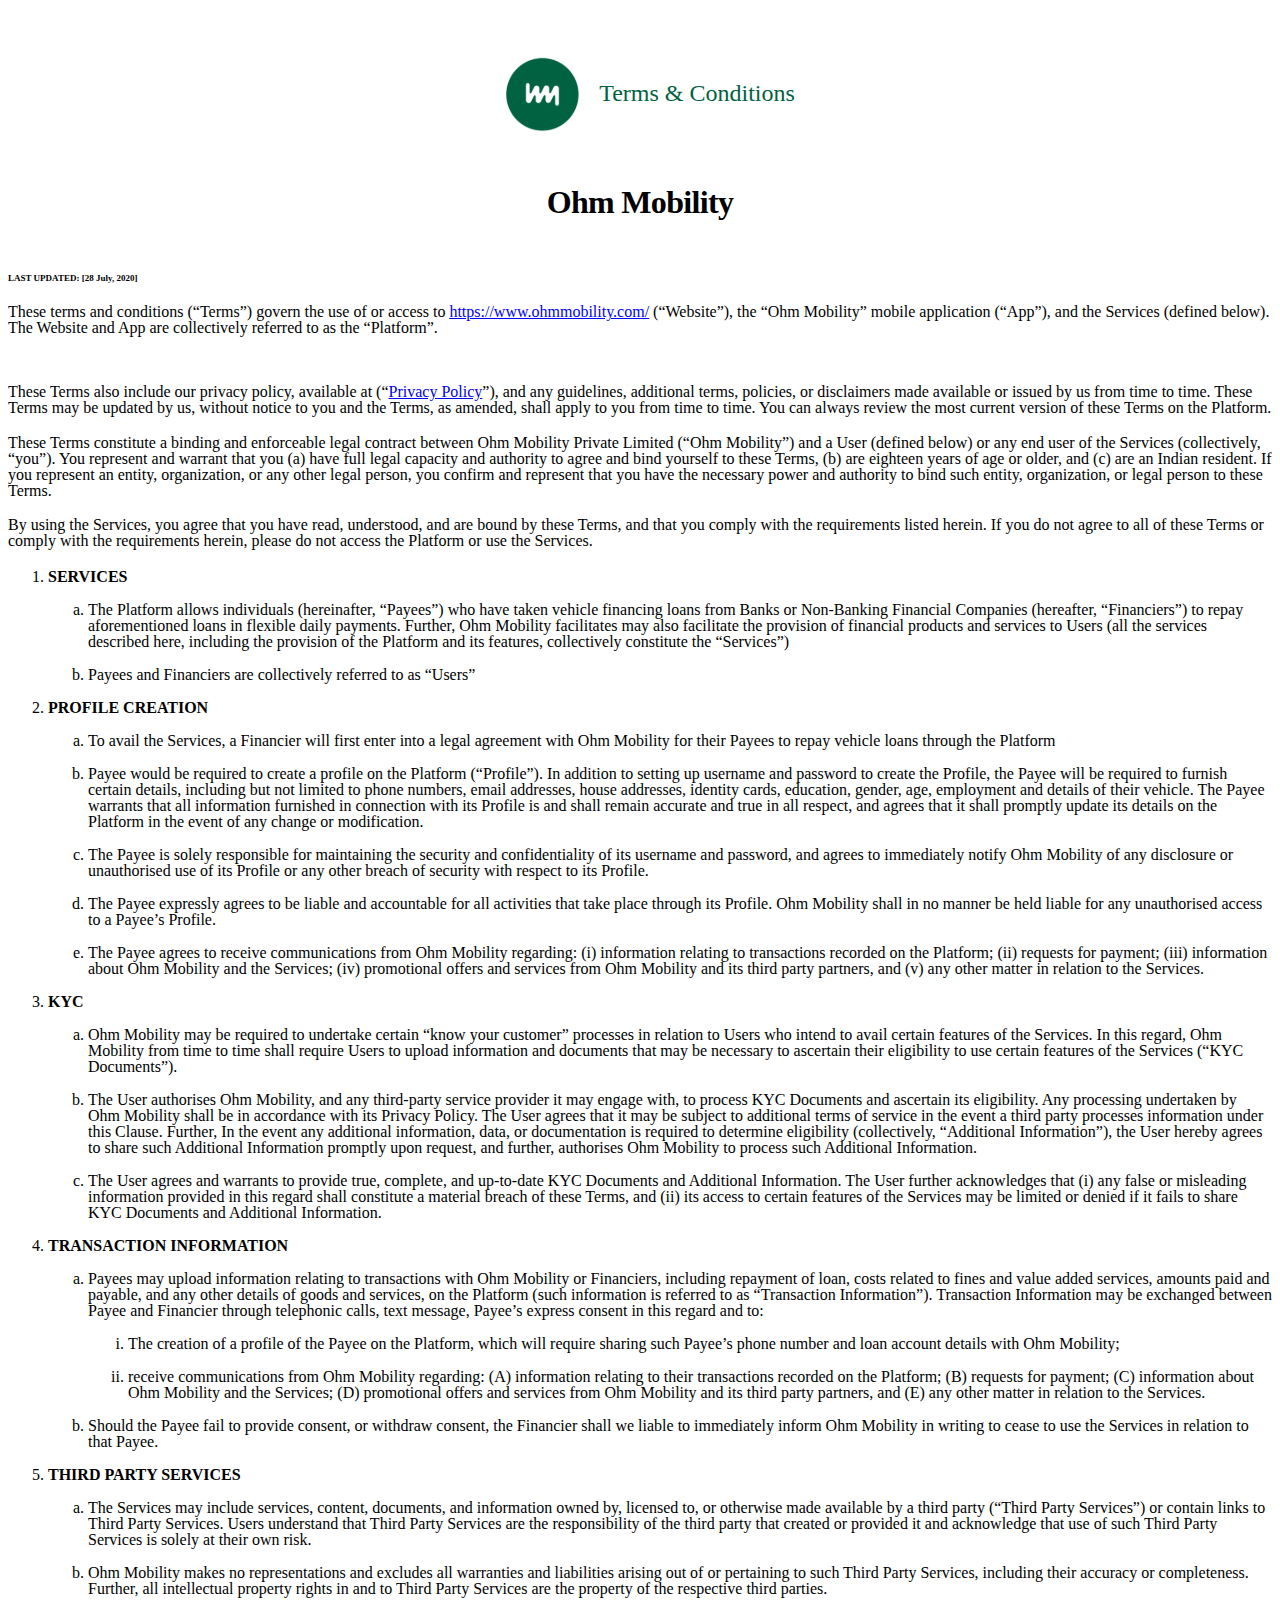
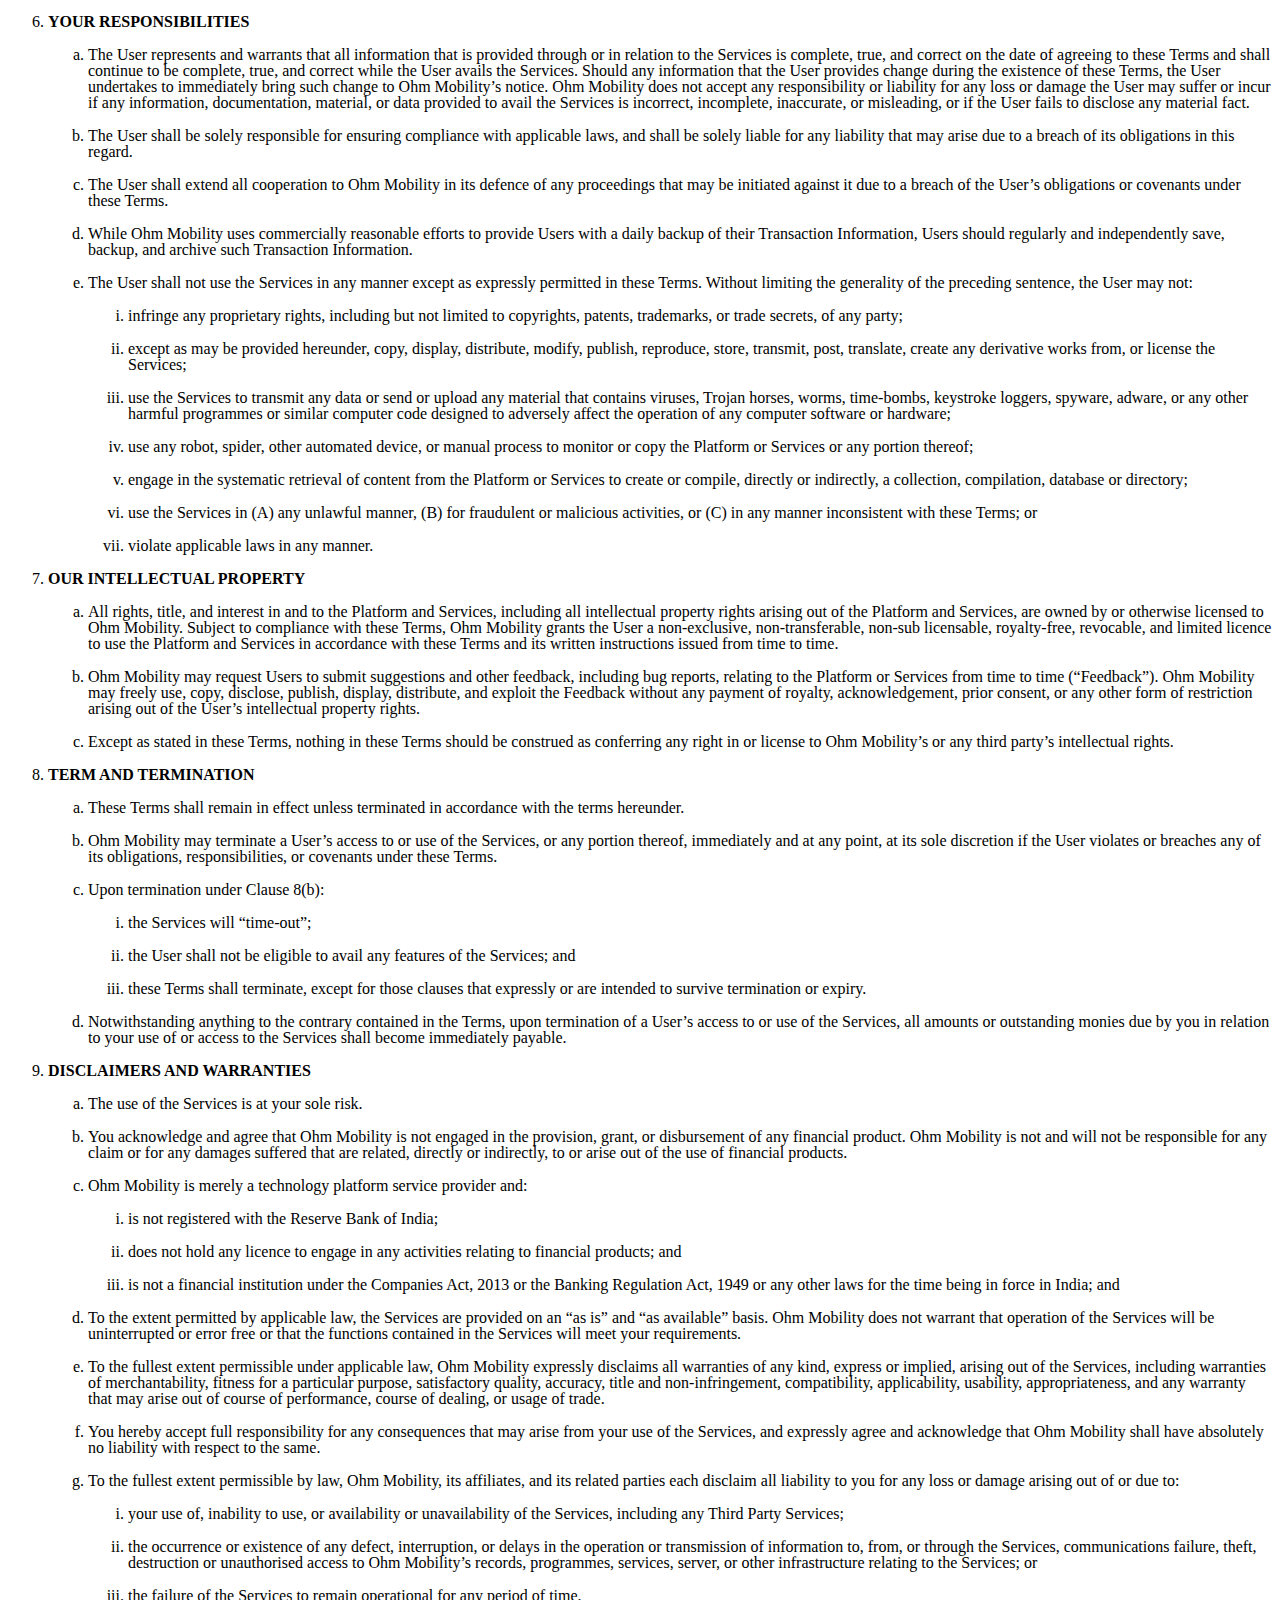
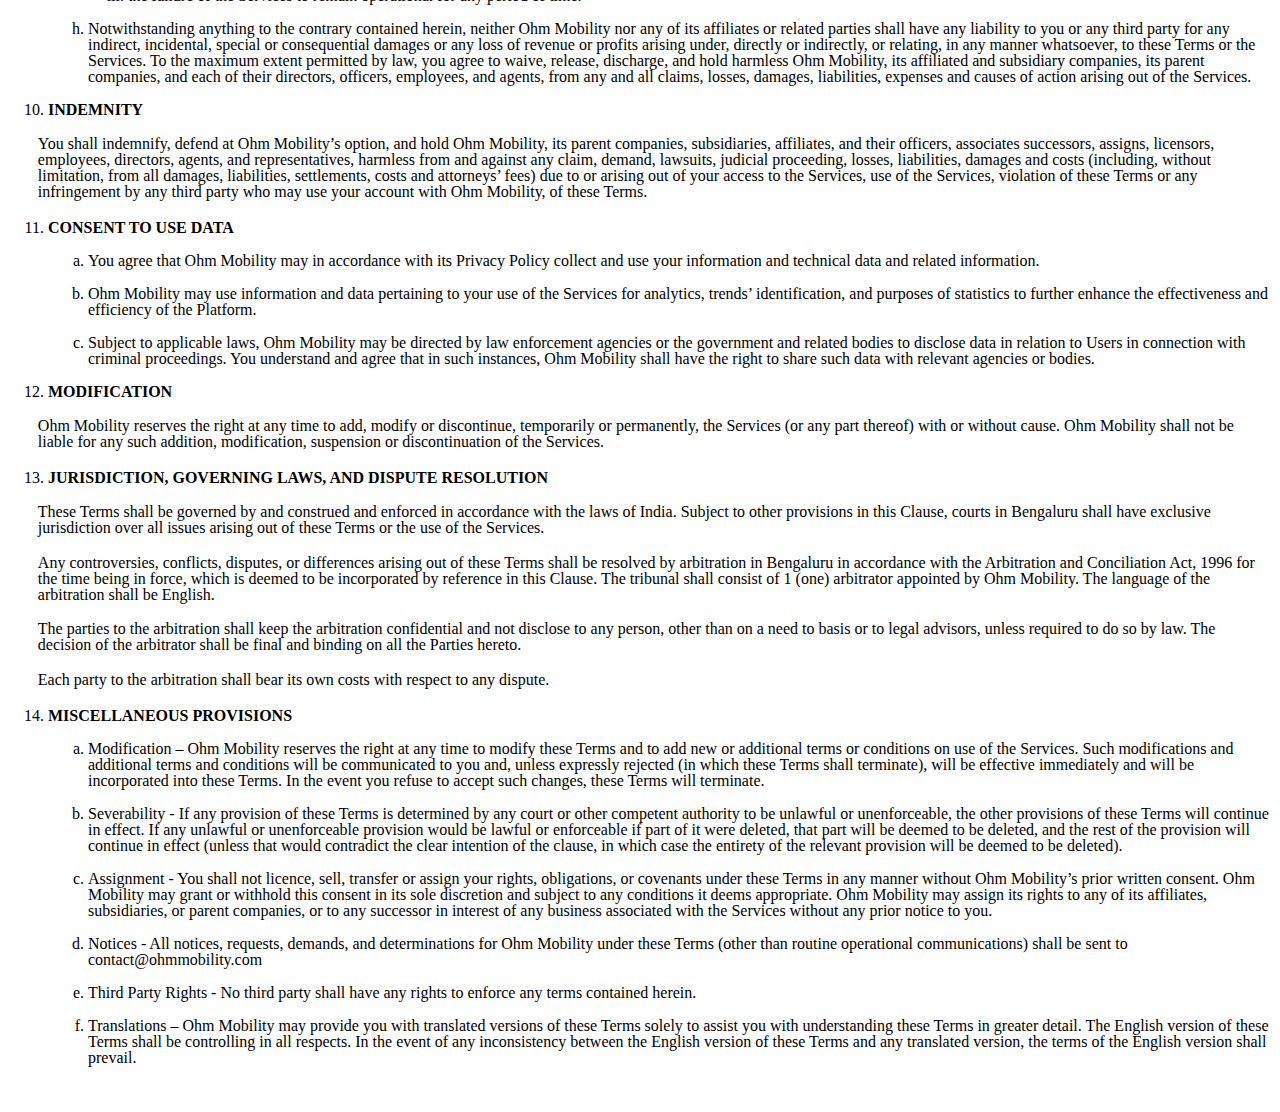
<file: terms.html>
<!DOCTYPE html>
<html lang="en">
<head>
    <meta charset="UTF-8">
    <meta name="viewport" content="width=device-width, initial-scale=1.0">
    <meta http-equiv="X-UA-Compatible" content="ie=edge">
    <link rel="stylesheet" href="https://use.fontawesome.com/releases/v5.2.0/css/all.css"
          integrity="sha384-hWVjflwFxL6sNzntih27bfxkr27PmbbK/iSvJ+a4+0owXq79v+lsFkW54bOGbiDQ" crossorigin="anonymous">
    <link rel="stylesheet" href="https://stackpath.bootstrapcdn.com/bootstrap/4.5.0/css/bootstrap.min.css"
          integrity="sha384-9aIt2nRpC12Uk9gS9baDl411NQApFmC26EwAOH8WgZl5MYYxFfc+NcPb1dKGj7Sk" crossorigin="anonymous">
    <link rel="icon"  href="favicon.ico">
    <title>Ohm Mobility- Terms & Conditions</title>
    <style>
        .title{
            padding: 5vh;
            width: fit-content;
            display: flex;
            margin-right: auto;
            margin-left: auto;
        }

        p.heading {
            margin-top: 3vh;
            font-size: 1.5rem;
            color: #006241;
        }
        .sub-heading{
            font-weight: bold;
        }
        ul{
            list-style: none;
        }
    </style>
</head>
<body>
<div class='head container-fluid'>
    <div class="title">
        <img src="img/crop_ohm_logo.svg" alt="crop_ohm_logo">
        <p class="heading">
            Terms & Conditions
        </p>
    </div>
</div>
<div class="container">
    <p style="margin-bottom: 0cm; letter-spacing: -0.5pt; line-height: 100%;" align="center"><span style="font-family: Calibri Light, serif;"><span style="font-size: xx-large;"><span ><strong>Ohm Mobility</strong></span></span></span></p>
    <p style="margin-bottom: 0.28cm; line-height: 108%;"><br /> </p>
    <p style="margin-top: 0.49cm; margin-bottom: 0.49cm; line-height: 100%;"><span ><span style="font-size: xx-small;"><span lang="en"><strong>LAST UPDATED: [28 July, 2020]</strong></span></span></span></p>
    <p style="margin-bottom: 0cm; line-height: 100%;"><span ><span style="font-size: medium;"><span lang="en">These terms and conditions (&ldquo;Terms&rdquo;) govern the use of or access to </span></span></span><a href="https://www.ohmmobility.com/"><span style="color: #0000ff;"><span ><span style="font-size: medium;"><u>https://www.ohmmobility.com/</u></span></span></span></a> <span ><span style="font-size: medium;"><span lang="en">(&ldquo;Website&rdquo;), the &ldquo;Ohm Mobility&rdquo; mobile application (&ldquo;App&rdquo;), and the Services (defined below). The Website and App are collectively referred to as the &ldquo;Platform&rdquo;.</span></span></span></p>
    <p style="margin-bottom: 0cm; line-height: 100%;">&nbsp;</p>
    <p style="margin-bottom: 0cm; line-height: 100%;"><span ><span style="font-size: medium;"><span lang="en">These Terms also include our privacy policy, available at (&ldquo;<a href="https://www.ohmmobility.com/privacy">Privacy Policy</a>&rdquo;), and any guidelines, additional terms, policies, or disclaimers made available or issued by us from time to time. These Terms may be updated by us, without notice to you and the Terms, as amended, shall apply to you from time to time. You can always review the most current version of these Terms on the Platform. </span></span></span></p>
    <p style="margin-top: 0.49cm; margin-bottom: 0.49cm; line-height: 100%;"><span ><span style="font-size: medium;"><span lang="en">These Terms constitute a binding and enforceable legal contract between Ohm Mobility Private Limited (&ldquo;Ohm Mobility&rdquo;) and a User (defined below) or any end user of the Services (collectively, &ldquo;you&rdquo;). You represent and warrant that you (a) have full legal capacity and authority to agree and bind yourself to these Terms, (b) are eighteen years of age or older, and (c) are an Indian resident. If you represent an entity, organization, or any other legal person, you confirm and represent that you have the necessary power and authority to bind such entity, organization, or legal person to these Terms. </span></span></span></p>
    <p style="margin-top: 0.49cm; margin-bottom: 0.49cm; line-height: 100%;"><span ><span style="font-size: medium;"><span lang="en">By using the Services, you agree that you have read, understood, and are bound by these Terms, and that you comply with the requirements listed herein. If you do not agree to all of these Terms or comply with the requirements herein, please do not access the Platform or use the Services. </span></span></span></p>
    <ol>
        <li>
            <p style="margin-top: 0.49cm; margin-bottom: 0cm; line-height: 100%;"><span ><span style="font-size: medium;"><span lang="en"><strong>SERVICES</strong></span></span></span></p>
            <ol type="a">
                <li>
                    <p style="margin-bottom: 0cm; line-height: 100%;"><span ><span style="font-size: medium;"><span lang="en">The Platform allows individuals (hereinafter, &ldquo;Payees&rdquo;) who have taken vehicle financing loans from Banks or Non-Banking Financial Companies (hereafter, &ldquo;Financiers&rdquo;) to repay aforementioned loans in flexible daily payments. Further, Ohm Mobility facilitates may also facilitate the provision of financial products and services to Users (all the services described here, including the provision of the Platform and its features, collectively constitute the &ldquo;Services&rdquo;)</span></span></span></p>
                </li>
                <li>
                    <p style="margin-bottom: 0cm; line-height: 100%;"><span ><span style="font-size: medium;"><span lang="en">Payees and Financiers are collectively referred to as &ldquo;Users&rdquo; </span></span></span></p>
                </li>
            </ol>
        </li>
        <li>
            <p style="margin-bottom: 0cm; line-height: 100%;"><span ><span style="font-size: medium;"><span lang="en"><strong>PROFILE CREATION</strong></span></span></span></p>
            <ol type="a">
                <li>
                    <p style="margin-bottom: 0cm; line-height: 100%;"><span ><span style="font-size: medium;"><span lang="en">To avail the Services, a Financier will first enter into a legal agreement with Ohm Mobility for their Payees to repay vehicle loans through the Platform</span></span></span></p>
                </li>
                <li>
                    <p style="margin-bottom: 0cm; line-height: 100%;"><span ><span style="font-size: medium;"><span lang="en">Payee would be required to create a profile on the Platform (&ldquo;Profile&rdquo;). In addition to setting up username and password to create the Profile, the Payee will be required to furnish certain details, including but not limited to phone numbers, email addresses, house addresses, identity cards, education, gender, age, employment and details of their vehicle. The Payee warrants that all information furnished in connection with its Profile is and shall remain accurate and true in all respect, and agrees that it shall promptly update its details on the Platform in the event of any change or modification. </span></span></span></p>
                </li>
                <li>
                    <p style="margin-bottom: 0cm; line-height: 100%;"><span ><span style="font-size: medium;"><span lang="en">The Payee is solely responsible for maintaining the security and confidentiality of its username and password, and agrees to immediately notify Ohm Mobility of any disclosure or unauthorised use of its Profile or any other breach of security with respect to its Profile. </span></span></span></p>
                </li>
                <li>
                    <p style="margin-bottom: 0cm; line-height: 100%;"><span ><span style="font-size: medium;"><span lang="en">The Payee expressly agrees to be liable and accountable for all activities that take place through its Profile. Ohm Mobility shall in no manner be held liable for any unauthorised access to a Payee&rsquo;s Profile. </span></span></span></p>
                </li>
                <li>
                    <p style="margin-bottom: 0cm; line-height: 100%;"><span ><span style="font-size: medium;"><span lang="en">The Payee agrees to receive communications from Ohm Mobility regarding: (i) information relating to transactions recorded on the Platform; (ii) requests for payment; (iii) information about Ohm Mobility and the Services; (iv) promotional offers and services from Ohm Mobility and its third party partners, and (v) any other matter in relation to the Services. </span></span></span></p>
                </li>
            </ol>
        </li>
        <li>
            <p style="margin-bottom: 0cm; line-height: 100%;"><span ><span style="font-size: medium;"><span lang="en"><strong>KYC</strong></span></span></span></p>
            <ol type="a">
                <li>
                    <p style="margin-bottom: 0cm; line-height: 100%;"><span ><span style="font-size: medium;"><span lang="en">Ohm Mobility may be required to undertake certain &ldquo;know your customer&rdquo; processes in relation to Users who intend to avail certain features of the Services. In this regard, Ohm Mobility from time to time shall require Users to upload information and documents that may be necessary to ascertain their eligibility to use certain features of the Services (&ldquo;KYC Documents&rdquo;). </span></span></span></p>
                </li>
                <li>
                    <p style="margin-bottom: 0cm; line-height: 100%;"><span ><span style="font-size: medium;"><span lang="en">The User authorises Ohm Mobility, and any third-party service provider it may engage with, to process KYC Documents and ascertain its eligibility. Any processing undertaken by Ohm Mobility shall be in accordance with its Privacy Policy. The User agrees that it may be subject to additional terms of service in the event a third party processes information under this Clause. Further, In the event any additional information, data, or documentation is required to determine eligibility (collectively, &ldquo;Additional Information&rdquo;), the User hereby agrees to share such Additional Information promptly upon request, and further, authorises Ohm Mobility to process such Additional Information. </span></span></span></p>
                </li>
                <li>
                    <p style="margin-bottom: 0cm; line-height: 100%;"><span ><span style="font-size: medium;"><span lang="en">The User agrees and warrants to provide true, complete, and up-to-date KYC Documents and Additional Information. The User further acknowledges that (i) any false or misleading information provided in this regard shall constitute a material breach of these Terms, and (ii) its access to certain features of the Services may be limited or denied if it fails to share KYC Documents and Additional Information. </span></span></span></p>
                </li>
            </ol>
        </li>
        <li>
            <p style="margin-bottom: 0cm; line-height: 100%;"><span ><span style="font-size: medium;"><span lang="en"><strong>TRANSACTION INFORMATION </strong></span></span></span></p>
            <ol type="a">
                <li>
                    <p style="margin-bottom: 0cm; line-height: 100%;"><span ><span style="font-size: medium;"><span lang="en">Payees may upload information relating to transactions with Ohm Mobility or Financiers, including repayment of loan, costs related to fines and value added services, amounts paid and payable, and any other details of goods and services, on the Platform (such information is referred to as &ldquo;Transaction Information&rdquo;). Transaction Information may be exchanged between Payee and Financier through telephonic calls, text message, Payee&rsquo;s express consent in this regard and to: </span></span></span></p>
                    <ol type="i">
                        <li>
                            <p style="margin-bottom: 0cm; line-height: 100%;"><span ><span style="font-size: medium;"><span lang="en">The creation of a profile of the Payee on the Platform, which will require sharing such Payee&rsquo;s phone number and loan account details with Ohm Mobility; </span></span></span></p>
                        </li>
                        <li>
                            <p style="margin-bottom: 0cm; line-height: 100%;"><span ><span style="font-size: medium;"><span lang="en">receive communications from Ohm Mobility regarding: (A) information relating to their transactions recorded on the Platform; (B) requests for payment; (C) information about Ohm Mobility and the Services; (D) promotional offers and services from Ohm Mobility and its third party partners, and (E) any other matter in relation to the Services. </span></span></span></p>
                        </li>
                    </ol>
                </li>
                <li>
                    <p style="margin-bottom: 0cm; line-height: 100%;"><span ><span style="font-size: medium;"><span lang="en">Should the Payee fail to provide consent, or withdraw consent, the Financier shall we liable to immediately inform Ohm Mobility in writing to cease to use the Services in relation to that Payee. </span></span></span></p>
                </li>
            </ol>
        </li>
        <li>
            <p style="margin-bottom: 0cm; line-height: 100%;"><span ><span style="font-size: medium;"><span lang="en"><strong>THIRD PARTY SERVICES</strong></span></span></span></p>
            <ol type="a">
                <li>
                    <p style="margin-bottom: 0cm; line-height: 100%;"><span ><span style="font-size: medium;"><span lang="en">The Services may include services, content, documents, and information owned by, licensed to, or otherwise made available by a third party (&ldquo;Third Party Services&rdquo;) or contain links to Third Party Services. Users understand that Third Party Services are the responsibility of the third party that created or provided it and acknowledge that use of such Third Party Services is solely at their own risk. </span></span></span></p>
                </li>
                <li>
                    <p style="margin-bottom: 0cm; line-height: 100%;"><span ><span style="font-size: medium;"><span lang="en">Ohm Mobility makes no representations and excludes all warranties and liabilities arising out of or pertaining to such Third Party Services, including their accuracy or completeness. Further, all intellectual property rights in and to Third Party Services are the property of the respective third parties. </span></span></span></p>
                </li>
            </ol>
        </li>
        <li>
            <p style="margin-bottom: 0cm; line-height: 100%;"><span ><span style="font-size: medium;"><span lang="en"><strong>YOUR RESPONSIBILITIES</strong></span></span></span></p>
            <ol type="a">
                <li>
                    <p style="margin-bottom: 0cm; line-height: 100%;"><span ><span style="font-size: medium;"><span lang="en">The User represents and warrants that all information that is provided through or in relation to the Services is complete, true, and correct on the date of agreeing to these Terms and shall continue to be complete, true, and correct while the User avails the Services. Should any information that the User provides change during the existence of these Terms, the User undertakes to immediately bring such change to Ohm Mobility&rsquo;s notice. Ohm Mobility does not accept any responsibility or liability for any loss or damage the User may suffer or incur if any information, documentation, material, or data provided to avail the Services is incorrect, incomplete, inaccurate, or misleading, or if the User fails to disclose any material fact. </span></span></span></p>
                </li>
                <li>
                    <p style="margin-bottom: 0cm; line-height: 100%;"><span ><span style="font-size: medium;"><span lang="en">The User shall be solely responsible for ensuring compliance with applicable laws, and shall be solely liable for any liability that may arise due to a breach of its obligations in this regard. </span></span></span></p>
                </li>
                <li>
                    <p style="margin-bottom: 0cm; line-height: 100%;"><span ><span style="font-size: medium;"><span lang="en">The User shall extend all cooperation to Ohm Mobility in its defence of any proceedings that may be initiated against it due to a breach of the User&rsquo;s obligations or covenants under these Terms. </span></span></span></p>
                </li>
                <li>
                    <p style="margin-bottom: 0cm; line-height: 100%;"><span ><span style="font-size: medium;"><span lang="en">While Ohm Mobility uses commercially reasonable efforts to provide Users with a daily backup of their Transaction Information, Users should regularly and independently save, backup, and archive such Transaction Information. </span></span></span></p>
                </li>
                <li>
                    <p style="margin-bottom: 0cm; line-height: 100%;"><span ><span style="font-size: medium;"><span lang="en">The User shall not use the Services in any manner except as expressly permitted in these Terms. Without limiting the generality of the preceding sentence, the User may not: </span></span></span></p>
                    <ol type="i">
                        <li>
                            <p style="margin-bottom: 0cm; line-height: 100%;"><span ><span style="font-size: medium;"><span lang="en">infringe any proprietary rights, including but not limited to copyrights, patents, trademarks, or trade secrets, of any party; </span></span></span></p>
                        </li>
                        <li>
                            <p style="margin-bottom: 0cm; line-height: 100%;"><span ><span style="font-size: medium;"><span lang="en">except as may be provided hereunder, copy, display, distribute, modify, publish, reproduce, store, transmit, post, translate, create any derivative works from, or license the Services; </span></span></span></p>
                        </li>
                        <li>
                            <p style="margin-bottom: 0cm; line-height: 100%;"><span ><span style="font-size: medium;"><span lang="en">use the Services to transmit any data or send or upload any material that contains viruses, Trojan horses, worms, time-bombs, keystroke loggers, spyware, adware, or any other harmful programmes or similar computer code designed to adversely affect the operation of any computer software or hardware; </span></span></span></p>
                        </li>
                        <li>
                            <p style="margin-bottom: 0cm; line-height: 100%;"><span ><span style="font-size: medium;"><span lang="en">use any robot, spider,&nbsp;other automated device, or manual process to monitor or copy the Platform or Services or any portion thereof; </span></span></span></p>
                        </li>
                        <li>
                            <p style="margin-bottom: 0cm; line-height: 100%;"><span ><span style="font-size: medium;"><span lang="en">engage in the systematic retrieval of content from the Platform or Services to create or compile, directly or indirectly, a collection, compilation, database or directory; </span></span></span></p>
                        </li>
                        <li>
                            <p style="margin-bottom: 0cm; line-height: 100%;"><span ><span style="font-size: medium;"><span lang="en">use the Services in (A) any unlawful manner, (B) for fraudulent or malicious activities, or (C) in any manner inconsistent with these Terms; or </span></span></span></p>
                        </li>
                        <li>
                            <p style="margin-bottom: 0cm; line-height: 100%;"><span ><span style="font-size: medium;"><span lang="en">violate applicable laws in any manner.</span></span></span></p>
                        </li>
                    </ol>
                </li>
            </ol>
        </li>
        <li>
            <p style="margin-bottom: 0cm; line-height: 100%;"><span ><span style="font-size: medium;"><span lang="en"><strong>OUR INTELLECTUAL PROPERTY</strong></span></span></span></p>
            <ol type="a">
                <li>
                    <p style="margin-bottom: 0cm; line-height: 100%;"><span ><span style="font-size: medium;"><span lang="en">All rights, title, and interest in and to the Platform and Services, including all intellectual property rights arising out of the Platform and Services, are owned by or otherwise licensed to Ohm Mobility. Subject to compliance with these Terms, Ohm Mobility grants the User a non-exclusive, non-transferable, non-sub licensable, royalty-free, revocable, and limited licence to use the Platform and Services in accordance with these Terms and its written instructions issued from time to time. </span></span></span></p>
                </li>
                <li>
                    <p style="margin-bottom: 0cm; line-height: 100%;"><span ><span style="font-size: medium;"><span lang="en">Ohm Mobility may request Users to submit suggestions and other feedback, including bug reports, relating to the Platform or Services from time to time (&ldquo;Feedback&rdquo;). Ohm Mobility may freely use, copy, disclose, publish, display, distribute, and exploit the Feedback without any payment of royalty, acknowledgement, prior consent, or any other form of restriction arising out of the User&rsquo;s intellectual property rights. </span></span></span></p>
                </li>
                <li>
                    <p style="margin-bottom: 0cm; line-height: 100%;"><span ><span style="font-size: medium;"><span lang="en">Except as stated in these Terms, nothing in these Terms should be construed as conferring any right in or license to Ohm Mobility&rsquo;s or any third party&rsquo;s intellectual rights. </span></span></span></p>
                </li>
            </ol>
        </li>
        <li>
            <p style="margin-bottom: 0cm; line-height: 100%;"><span ><span style="font-size: medium;"><span lang="en"><strong>TERM AND TERMINATION</strong></span></span></span></p>
            <ol type="a">
                <li>
                    <p style="margin-bottom: 0cm; line-height: 100%;"><span ><span style="font-size: medium;"><span lang="en">These Terms shall remain in effect unless terminated in accordance with the terms hereunder. </span></span></span></p>
                </li>
                <li>
                    <p style="margin-bottom: 0cm; line-height: 100%;"><span ><span style="font-size: medium;"><span lang="en">Ohm Mobility may terminate a User&rsquo;s access to or use of the Services, or any portion thereof, immediately and at any point, at its sole discretion if the User violates or breaches any of its obligations, responsibilities, or covenants under these Terms. </span></span></span></p>
                </li>
                <li>
                    <p style="margin-bottom: 0cm; line-height: 100%;"><span ><span style="font-size: medium;"><span lang="en">Upon termination under Clause 8(b):</span></span></span></p>
                    <ol type="i">
                        <li>
                            <p style="margin-bottom: 0cm; line-height: 100%;"><span ><span style="font-size: medium;"><span lang="en">the Services will &ldquo;time-out&rdquo;;</span></span></span></p>
                        </li>
                        <li>
                            <p style="margin-bottom: 0cm; line-height: 100%;"><span ><span style="font-size: medium;"><span lang="en">the User shall not be eligible to avail any features of the Services; and </span></span></span></p>
                        </li>
                        <li>
                            <p style="margin-bottom: 0cm; line-height: 100%;"><span ><span style="font-size: medium;"><span lang="en">these Terms shall terminate, except for those clauses that expressly or are intended to survive termination or expiry. </span></span></span></p>
                        </li>
                    </ol>
                </li>
                <li>
                    <p style="margin-bottom: 0cm; line-height: 100%;"><span ><span style="font-size: medium;"><span lang="en">Notwithstanding anything to the contrary contained in the Terms, upon termination of a User&rsquo;s access to or use of the Services, all amounts or outstanding monies due by you in relation to your use of or access to the Services shall become immediately payable. </span></span></span></p>
                </li>
            </ol>
        </li>
        <li>
            <p style="margin-bottom: 0cm; line-height: 100%;"><span ><span style="font-size: medium;"><span lang="en"><strong>DISCLAIMERS AND WARRANTIES</strong></span></span></span></p>
            <ol type="a">
                <li>
                    <p style="margin-bottom: 0cm; line-height: 100%;"><span ><span style="font-size: medium;"><span lang="en">The use of the Services is at your sole risk.</span></span></span></p>
                </li>
                <li>
                    <p style="margin-bottom: 0cm; line-height: 100%;"><span ><span style="font-size: medium;"><span lang="en">You acknowledge and agree that Ohm Mobility is not engaged in the provision, grant, or disbursement of any financial product. Ohm Mobility is not and will not be responsible for any claim or for any damages suffered that are related, directly or indirectly, to or arise out of the use of financial products. </span></span></span></p>
                </li>
                <li>
                    <p style="margin-bottom: 0cm; line-height: 100%;"><span ><span style="font-size: medium;"><span lang="en">Ohm Mobility is merely a technology platform service provider and: </span></span></span></p>
                    <ol type="i">
                        <li>
                            <p style="margin-bottom: 0cm; line-height: 100%;"><span ><span style="font-size: medium;"><span lang="en">is not registered with the Reserve Bank of India; </span></span></span></p>
                        </li>
                        <li>
                            <p style="margin-bottom: 0cm; line-height: 100%;"><span ><span style="font-size: medium;"><span lang="en">does not hold any licence to engage in any activities relating to financial products; and </span></span></span></p>
                        </li>
                        <li>
                            <p style="margin-bottom: 0cm; line-height: 100%;"><span ><span style="font-size: medium;"><span lang="en">is not a financial institution under the Companies Act, 2013 or the Banking Regulation Act, 1949 or any other laws for the time being in force in India; and </span></span></span></p>
                        </li>
                    </ol>
                </li>
                <li>
                    <p style="margin-bottom: 0cm; line-height: 100%;"><span ><span style="font-size: medium;"><span lang="en">To the extent permitted by applicable law, the Services are provided on an &ldquo;as is&rdquo; and &ldquo;as available&rdquo; basis. Ohm Mobility does not warrant that operation of the Services will be uninterrupted or error free or that the functions contained in the Services will meet your requirements. </span></span></span></p>
                </li>
                <li>
                    <p style="margin-bottom: 0cm; line-height: 100%;"><span ><span style="font-size: medium;"><span lang="en">To the fullest extent permissible under applicable law, Ohm Mobility expressly disclaims all warranties of any kind, express or implied, arising out of the Services, including warranties of merchantability, fitness for a particular purpose, satisfactory quality, accuracy, title and non-infringement, compatibility, applicability, usability, appropriateness, and any warranty that may arise out of course of performance, course of dealing, or usage of trade. </span></span></span></p>
                </li>
                <li>
                    <p style="margin-bottom: 0cm; line-height: 100%;"><span ><span style="font-size: medium;"><span lang="en">You hereby accept full responsibility for any consequences that may arise from your use of the Services, and expressly agree and acknowledge that Ohm Mobility shall have absolutely no liability with respect to the same. </span></span></span></p>
                </li>
                <li>
                    <p style="margin-bottom: 0cm; line-height: 100%;"><span ><span style="font-size: medium;"><span lang="en">To the fullest extent permissible by law, Ohm Mobility, its affiliates, and its related parties each disclaim all liability to you for any loss or damage arising out of or due to: </span></span></span></p>
                    <ol type="i">
                        <li>
                            <p style="margin-bottom: 0cm; line-height: 100%;"><span ><span style="font-size: medium;"><span lang="en">your use of, inability to use, or availability or unavailability of the Services, including any Third Party Services; </span></span></span></p>
                        </li>
                        <li>
                            <p style="margin-bottom: 0cm; line-height: 100%;"><span ><span style="font-size: medium;"><span lang="en">the occurrence or existence of any defect, interruption, or delays in the operation or transmission of information to, from, or through the Services, communications failure, theft, destruction or unauthorised access to Ohm Mobility&rsquo;s records, programmes, services, server, or other infrastructure relating to the Services; or </span></span></span></p>
                        </li>
                        <li>
                            <p style="margin-bottom: 0cm; line-height: 100%;"><span ><span style="font-size: medium;"><span lang="en">the failure of the Services to remain operational for any period of time. </span></span></span></p>
                        </li>
                    </ol>
                </li>
                <li>
                    <p style="margin-bottom: 0cm; line-height: 100%;"><span ><span style="font-size: medium;"><span lang="en">Notwithstanding anything to the contrary contained herein, neither Ohm Mobility nor any of its affiliates or related parties shall have any liability to you or any third party for any indirect, incidental, special or consequential damages or any loss of revenue or profits arising under, directly or indirectly, or relating, in any manner whatsoever, to these Terms or the Services. To the maximum extent permitted by law, you agree to waive, release, discharge, and hold harmless Ohm Mobility, its affiliated and subsidiary companies, its parent companies, and each of their directors, officers, employees, and agents, from any and all claims, losses, damages, liabilities, expenses and causes of action arising out of the Services. </span></span></span></p>
                </li>
            </ol>
        </li>
        <li>
            <p style="margin-bottom: 0.49cm; line-height: 100%;"><span ><span style="font-size: medium;"><span lang="en"><strong>INDEMNITY</strong></span></span></span></p>
        </li>
    </ol>
    <p style="margin-left: 0.79cm; margin-top: 0.49cm; margin-bottom: 0.49cm; line-height: 100%;"><span ><span style="font-size: medium;"><span lang="en">You shall indemnify, defend at Ohm Mobility&rsquo;s option, and hold Ohm Mobility, its parent companies, subsidiaries, affiliates, and their officers, associates successors, assigns, licensors, employees, directors, agents, and representatives, harmless from and against any claim, demand, lawsuits, judicial proceeding, losses, liabilities, damages and costs (including, without limitation, from all damages, liabilities, settlements, costs and attorneys&rsquo; fees) due to or arising out of your access to the Services, use of the Services, violation of these Terms or any infringement by any third party who may use your account with Ohm Mobility, of these Terms. </span></span></span></p>
    <ol start="11">
        <li>
            <p style="margin-top: 0.49cm; margin-bottom: 0cm; line-height: 100%;"><span ><span style="font-size: medium;"><span lang="en"><strong>CONSENT TO USE DATA</strong></span></span></span></p>
            <ol type="a">
                <li>
                    <p style="margin-bottom: 0cm; line-height: 100%;"><span ><span style="font-size: medium;"><span lang="en">You agree that Ohm Mobility may in accordance with its Privacy Policy collect and use your information and technical data and related information. </span></span></span></p>
                </li>
                <li>
                    <p style="margin-bottom: 0cm; line-height: 100%;"><span ><span style="font-size: medium;"><span lang="en">Ohm Mobility may use information and data pertaining to your use of the Services for analytics, trends&rsquo; identification, and purposes of statistics to further enhance the effectiveness and efficiency of the Platform. </span></span></span></p>
                </li>
                <li>
                    <p style="margin-bottom: 0cm; line-height: 100%;"><span ><span style="font-size: medium;"><span lang="en">Subject to applicable laws, Ohm Mobility may be directed by law enforcement agencies or the government and related bodies to disclose data in relation to Users in connection with criminal proceedings. You understand and agree that in such instances, Ohm Mobility shall have the right to share such data with relevant agencies or bodies. </span></span></span></p>
                </li>
            </ol>
        </li>
        <li>
            <p style="margin-bottom: 0.49cm; line-height: 100%;"><span ><span style="font-size: medium;"><span lang="en"><strong>MODIFICATION</strong></span></span></span></p>
        </li>
    </ol>
    <p style="margin-left: 0.79cm; margin-top: 0.49cm; margin-bottom: 0.49cm; line-height: 100%;"><span ><span style="font-size: medium;"><span lang="en">Ohm Mobility reserves the right at any time to add, modify or discontinue, temporarily or permanently, the Services (or any part thereof) with or without cause. Ohm Mobility shall not be liable for any such addition, modification, suspension or discontinuation of the Services. </span></span></span></p>
    <ol start="13">
        <li>
            <p style="margin-top: 0.49cm; margin-bottom: 0.49cm; line-height: 100%;"><span ><span style="font-size: medium;"><span lang="en"><strong>JURISDICTION, GOVERNING LAWS, AND DISPUTE RESOLUTION </strong></span></span></span></p>
        </li>
    </ol>
    <p style="margin-left: 0.79cm; margin-top: 0.49cm; margin-bottom: 0.49cm; line-height: 100%;"><span ><span style="font-size: medium;"><span lang="en">These Terms shall be governed by and construed and enforced in accordance with the laws of India. Subject to other provisions in this Clause, courts in Bengaluru shall have exclusive jurisdiction over all issues arising out of these Terms or the use of the Services. </span></span></span></p>
    <p style="margin-left: 0.79cm; margin-top: 0.49cm; margin-bottom: 0.49cm; line-height: 100%;"><span ><span style="font-size: medium;"><span lang="en">Any controversies, conflicts, disputes, or differences arising out of these Terms shall be resolved by arbitration in Bengaluru in accordance with the Arbitration and Conciliation Act, 1996 for the time being in force, which is deemed to be incorporated by reference in this Clause. The tribunal shall consist of 1 (one) arbitrator appointed by Ohm Mobility. The language of the arbitration shall be English. </span></span></span></p>
    <p style="margin-left: 0.79cm; margin-top: 0.49cm; margin-bottom: 0.49cm; line-height: 100%;"><span ><span style="font-size: medium;"><span lang="en">The parties to the arbitration shall keep the arbitration confidential and not disclose to any person, other than on a need to basis or to legal advisors, unless required to do so by law. The decision of the arbitrator shall be final and binding on all the Parties hereto. </span></span></span></p>
    <p style="margin-left: 0.79cm; margin-top: 0.49cm; margin-bottom: 0.49cm; line-height: 100%;"><span ><span style="font-size: medium;"><span lang="en">Each party to the arbitration shall bear its own costs with respect to any dispute. </span></span></span></p>
    <ol start="14">
        <li>
            <p style="margin-top: 0.49cm; margin-bottom: 0cm; line-height: 100%;"><span ><span style="font-size: medium;"><span lang="en"><strong>MISCELLANEOUS PROVISIONS</strong></span></span></span></p>
            <ol type="a">
                <li>
                    <p style="margin-bottom: 0cm; line-height: 100%;"><span ><span style="font-size: medium;"><span lang="en">Modification &ndash; Ohm Mobility reserves the right at any time to modify these Terms and to add new or additional terms or conditions on use of the Services. Such modifications and additional terms and conditions will be communicated to you and, unless expressly rejected (in which these Terms shall terminate), will be effective immediately and will be incorporated into these Terms. In the event you refuse to accept such changes, these Terms will terminate. </span></span></span></p>
                </li>
                <li>
                    <p style="margin-bottom: 0cm; line-height: 100%;"><span ><span style="font-size: medium;"><span lang="en">Severability - If any provision of these Terms is determined by any court or other competent authority to be unlawful or unenforceable, the other provisions of these Terms will continue in effect. If any unlawful or unenforceable provision would be lawful or enforceable if part of it were deleted, that part will be deemed to be deleted, and the rest of the provision will continue in effect (unless that would contradict the clear intention of the clause, in which case the entirety of the relevant provision will be deemed to be deleted). </span></span></span></p>
                </li>
                <li>
                    <p style="margin-bottom: 0cm; line-height: 100%;"><span ><span style="font-size: medium;"><span lang="en">Assignment - You shall not licence, sell, transfer or assign your rights, obligations, or covenants under these Terms in any manner without Ohm Mobility&rsquo;s prior written consent. Ohm Mobility may grant or withhold this consent in its sole discretion and subject to any conditions it deems appropriate. Ohm Mobility may assign its rights to any of its affiliates, subsidiaries, or parent companies, or to any successor in interest of any business associated with the Services without any prior notice to you. </span></span></span></p>
                </li>
                <li>
                    <p style="margin-bottom: 0cm; line-height: 100%;"><span ><span style="font-size: medium;"><span lang="en">Notices - All notices, requests, demands, and determinations for Ohm Mobility under these Terms (other than routine operational communications) shall be sent to </span></span></span><span ><span style="font-size: medium;">contact@ohmmobility.com</span></span></p>
                </li>
                <li>
                    <p style="margin-bottom: 0cm; line-height: 100%;"><span ><span style="font-size: medium;"><span lang="en">Third Party Rights - No third party shall have any rights to enforce any terms contained herein. </span></span></span></p>
                </li>
                <li>
                    <p style="margin-bottom: 0.49cm; line-height: 100%;"><span ><span style="font-size: medium;"><span lang="en">Translations &ndash; Ohm Mobility may provide you with translated versions of these Terms solely to assist you with understanding these Terms in greater detail. The English version of these Terms shall be controlling in all respects. In the event of any inconsistency between the English version of these Terms and any translated version, the terms of the English version shall prevail. </span></span></span></p>
                </li>
            </ol>
        </li>
    </ol>
    <p style="margin-bottom: 0.28cm; line-height: 108%;"><br /> </p>
</div>

</body>
</html>
</file>
<file: css/style.css>
@import url('https://fonts.googleapis.com/css?family=PT+Sans');
@import url('https://fonts.googleapis.com/css?family=Open+Sans');
@import url('https://fonts.googleapis.com/css?family=Work+Sans');


body {
  font-family: 'Arial', sans-serif;
  margin: 0;
  color: #ffffff;
}
header{
  display: inline;

}
header img {
  float: left;
  margin-left: 4vh;
  margin-top: 4vh;
  width: 50vh;

}

.section {
  padding: 2rem 0;
}

.section-head {
  font-size: 2.5rem;
  margin: 0;
}

.section h3 {
  font-size: 2rem;
  text-align: center;
  width: 38%;
 
}
.underline{
  text-decoration-line: underline;
  text-decoration-color: #006241;
  
}

#showcase {
  margin: 0;
  padding: 0;
  background: url('../img/aerial.png') no-repeat center/cover;
  width: 100%;
  height: 100vh;
  position: relative;
  overflow-y: hidden;
}
#showcase .container {
  margin-top: 43vh;
}
#showcase h1 {
  font-size: 5rem;
  font-weight: 700;
}
.angle-down img{
  margin-top: 25vh;
}
@media screen and (width:1366px){
  .angle-down img {
    margin-top: 15vh;
  }
}

ul.contact{
  list-style: none;
  display: flex;
  margin-top: 10vh;
}

ul.contact li{
  display: inline-block;
  flex:1%;
}
img{
  transition: ease-in-out 500ms;
}
a{
  text-decoration: none;
  color: #444;
}
ul.contact li a:hover img{
 width: 22%;
}
footer{
  background-color: #333;
  margin-top: 5vh;
}
footer .footer-cols {
  display: grid;
  grid-gap: 20px;
  grid-template-columns: repeat(4, 1fr);
  padding: 2rem;
  text-align: left;
  font-size: 14px;
}
footer .footer-cols ul {
  list-style: none;
}
footer .footer-cols ul li:first-child {
  font-size: 1.2rem;
  padding-bottom: 0.5rem;
  border-bottom: #444 solid 1px;
  margin-bottom: 1rem;
}
footer .footer-bottom {
  background: #333;
  padding: 1rem;
}
.container {
  text-align: center;
  margin: 0 auto;
}

.lead {
  font-size: 1.3rem;
}
.text-center {
  text-align: center;
}
.btn {
  padding: 1rem;
  color: #fff;
  display: inline-block;
}
.btn-primary {
  background: var(--primary-color);
}
.btn-primary:hover {
  background: var(--primary-color-hover);
}
.btn-secondary {
  background: var(--secondary-color);
}
.btn-secondary:hover {
  background: var(--secondary-color-hover);
}
.text-primary {
  color: var(--primary-color);
}
.text-secondary {
  color: var(--secondary-color);
}
.text-light {
  color: var(--light-color);
}
.bg-light {
  background: var(--light-color);
  color: #333;
}
.mb {
  margin-bottom: 1rem;
}
.mt {
  margin-top: 1rem;
}
@media screen and (max-width: 1280px)and
(min-width:1000px){
  header img {
    float: left;
    margin-left: 4vh;
    margin-top: 4vh;

  }
  #showcase header h1{
    margin-left: 20vh;
    position: relative;
    font-size: 6vh;
    font-family: 'Work Sans', sans-serif;
    margin-top: 55px;
  }
  #showcase h1 {
    font-size: 4rem;
    font-weight: 700;
  }
  #showcase .container {
    width: 130vh;
    }
}
@media screen and (width: 1024px){
  #showcase .container{
    width: 70vh
  }
}
@media only screen and
  (max-width: 1366px)and
  (min-width:1300px) {
    header img {
      float: left;
      margin-left: 4vh;
      margin-top: 4vh;
    }
  #showcase .container {
    width: 135vh;
    }
  #showcase h1 {
    font-size: 4rem;
    font-weight: 700;
  }
  #showcase header h1 {
    margin-left: 22vh;
    margin-top: 8vh;
    position: relative;
    font-size: 6vh;
    font-family: 'Work Sans', sans-serif;
  }
  }
@media screen and (max-width: 580px) {
  header img{
    width: 250px;
    margin-left: 2vh;
    margin-top: 2vh;
  }
  .hide-on-small {
    display: none;
  }
  #showcase {
    height: 100vh;
  }
  #showcase .container {
    vertical-align: middle;
  }
  #showcase .section-main container h1{
    text-align: center;
  }
  #showcase h1 {
    font-size: 2.5rem;
  }
  #showcase h2{
    margin-top: 20vh;
    font-size: 1.5rem;
  }
  .section h3 {
    font-size: 2rem;
    text-align: center;
    width: 100%;
    margin-left: 2vh;
  }
  .underline{
    text-decoration-line: underline;
    text-decoration-color: #006241;
  }
  ul.contact{
  display: grid;
  text-align: center;
  }
  li.call, li.linkedin{
    margin-top: 4vh;
  }
  img{
    transition: ease-in-out 500ms;
  }
  ul.contact li a:hover img{
   width: 36%;
  }
  #video .container{
    margin-left: -2vh;
  }
}
@media only screen and
  (width: 360px)and
  (height:640px){
    #showcase h1 {
    font-size: 2rem;
  }
}
@media only screen and
  (width: 375px)and
  (height:667px){
    #showcase h2{
    margin-top: 17vh;
    font-size: 1.5rem;
  }
}
</file>
